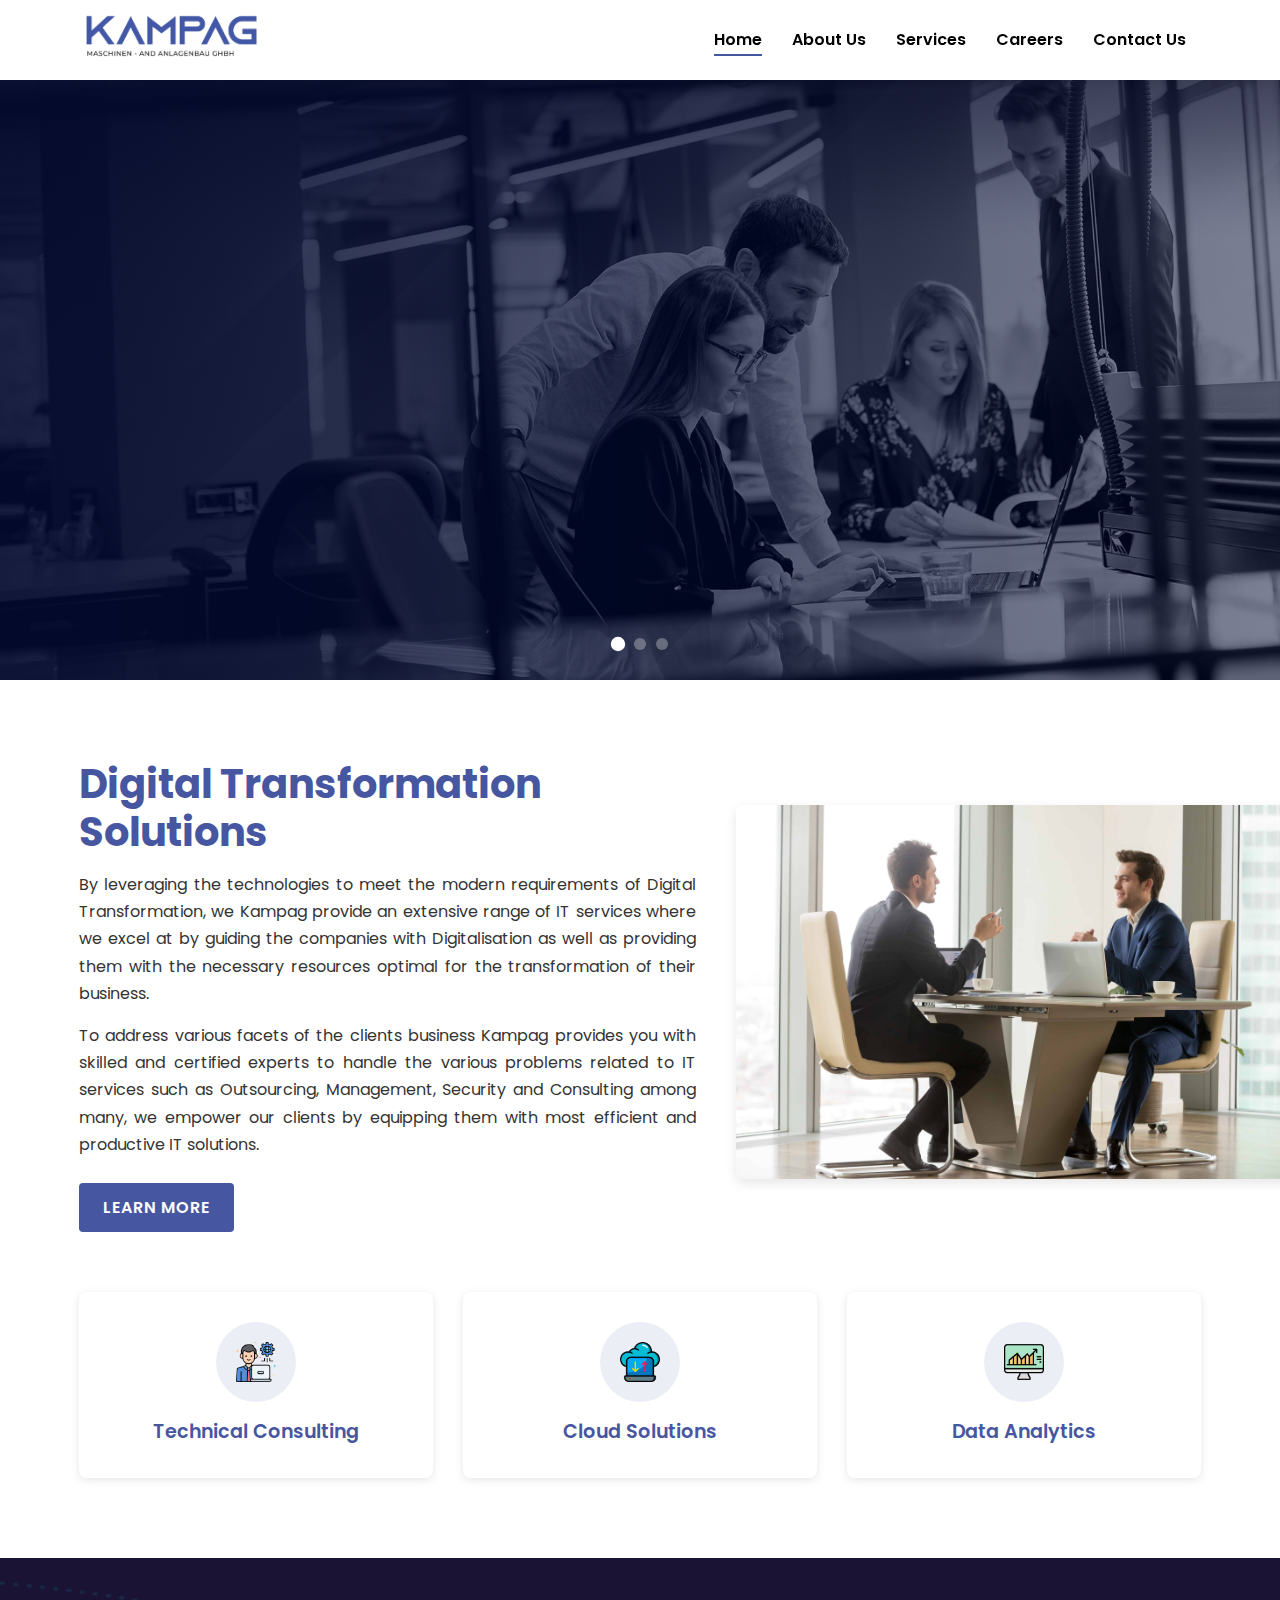
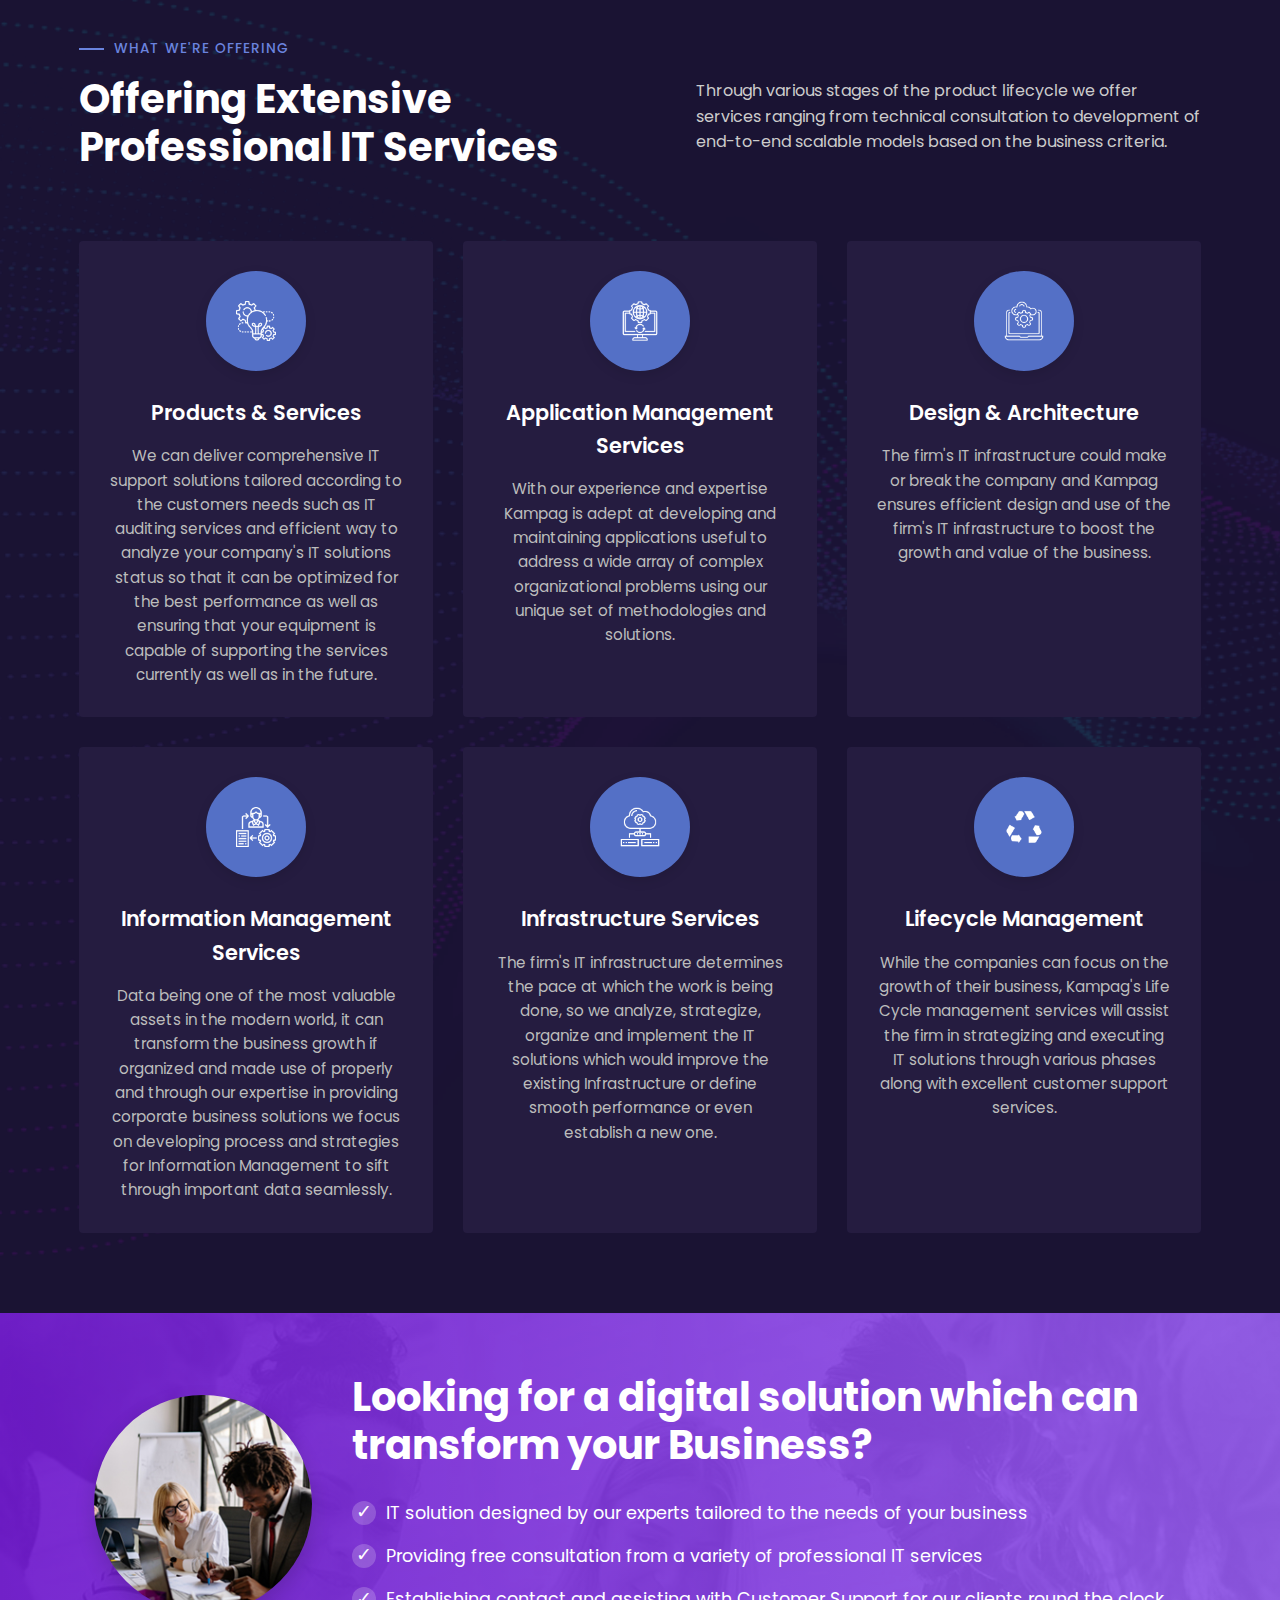
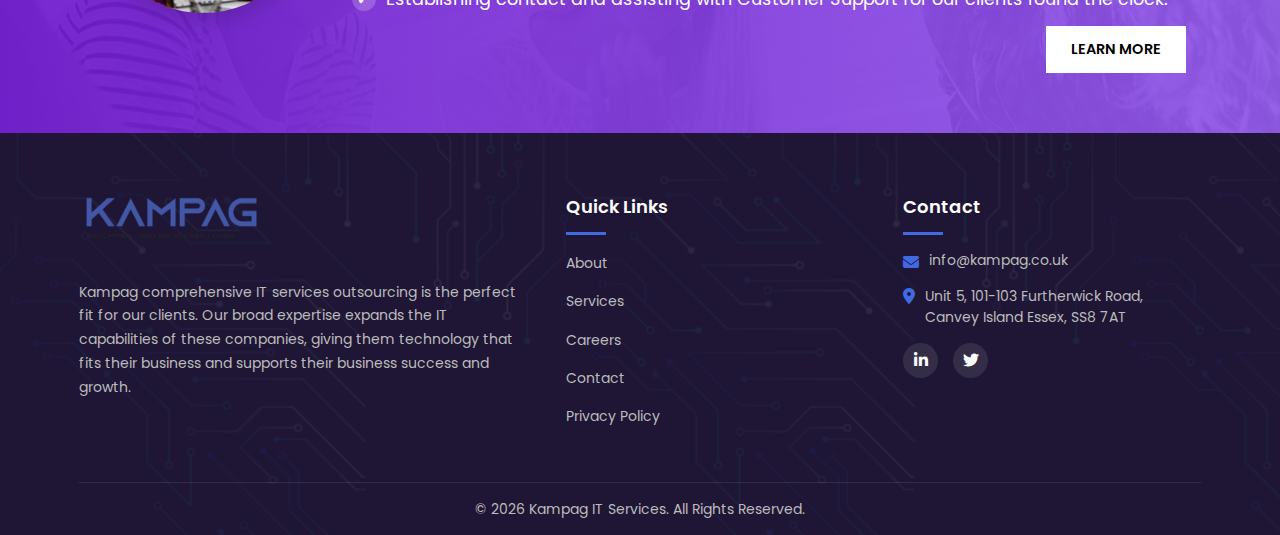
<file: index.html>
<!DOCTYPE html>
<html lang="en">
  <head>
    <meta charset="UTF-8" />
    <meta name="viewport" content="width=device-width, initial-scale=1.0" />
    <title>Kampag Comprehensive IT Services</title>

    <!-- SEO Meta Tags -->
    <meta
      name="description"
      content="Kampag Comprehensive IT Services offers tailored IT solutions, cloud services, data analytics, and digital transformation to enhance your business efficiency and growth."
    />
    <meta
      name="keywords"
      content="IT services, cloud solutions, data analytics, digital transformation, IT consulting, business technology"
    />
    <meta name="author" content="Kampag IT Services" />

    <!-- Open Graph meta tags for social sharing -->
    <meta property="og:title" content="Kampag Comprehensive IT Services" />
    <meta
      property="og:description"
      content="Professional IT services tailored to enhance your business efficiency and growth."
    />
    <meta property="og:image" content="images/kampog-Logo-01.png" />
    <meta property="og:url" content="https://kampag.co.uk" />
    <meta property="og:type" content="website" />

    <!-- Twitter Card meta tags -->
    <meta name="twitter:card" content="summary_large_image" />
    <meta name="twitter:title" content="Kampag Comprehensive IT Services" />
    <meta
      name="twitter:description"
      content="Professional IT services tailored to enhance your business efficiency and growth."
    />
    <meta name="twitter:image" content="images/kampog-Logo-01.png" />

    <!-- Canonical URL to prevent duplicate content issues -->
    <link rel="canonical" href="https://kampag.co.uk" />

    <!-- Google Fonts -->
    <link rel="preconnect" href="https://fonts.googleapis.com" />
    <link rel="preconnect" href="https://fonts.gstatic.com" crossorigin />
    <link
      href="https://fonts.googleapis.com/css2?family=Poppins:wght@300;400;500;600;700&display=swap"
      rel="stylesheet"
    />

    <!-- Stylesheets -->
    <link rel="stylesheet" href="css/style.css" />

    <!-- Font Awesome for icons -->
    <link
      rel="stylesheet"
      href="https://cdnjs.cloudflare.com/ajax/libs/font-awesome/6.4.0/css/all.min.css"
    />
  </head>
  <body>
    <header>
      <div class="container">
        <nav>
          <div class="logo">
            <a href="index.html">
              <img
                src="images/kampog-Logo-01.png"
                alt="Kampag Comprehensive IT Services"
              />
            </a>
          </div>
          <div class="nav-links">
            <ul>
              <li><a href="index.html" class="active">Home</a></li>
              <li><a href="about.html">About Us</a></li>
              <li><a href="services.html">Services</a></li>
              <li><a href="careers.html">Careers</a></li>
              <li><a href="contact.html">Contact Us</a></li>
            </ul>
          </div>
          <div
            class="hamburger"
            aria-expanded="false"
            aria-label="Toggle navigation menu"
          >
            <span></span>
            <span></span>
            <span></span>
          </div>
        </nav>
      </div>
    </header>

    <section class="hero-carousel">
      <div class="carousel-container">
        <!-- Slide 1 -->
        <div class="carousel-slide active">
          <div
            class="slide-background"
            style="background-image: url('images/bg-revslider-home2-03.jpg')"
          >
            <div class="slide-overlay"></div>
          </div>
          <div class="container">
            <div class="carousel-content">
              <div class="content-text">
                <h1 class="slide-title">IT Solutions<br />For Your Business</h1>
                <div class="slide-description">
                  <p>
                    Comprehensive IT services tailored to enhance<br />your
                    business efficiency and growth.
                  </p>
                </div>
                <div class="slide-cta">
                  <a href="contact.html" class="btn-primary">CONTACT US</a>
                  <a href="services.html" class="btn-secondary">LEARN MORE</a>
                </div>
              </div>
            </div>
          </div>
        </div>

        <!-- Slide 2 -->
        <div class="carousel-slide">
          <div
            class="slide-background"
            style="background-image: url('images/bg-revslider-home2-02.jpg')"
          >
            <div class="slide-overlay"></div>
          </div>
          <div class="container">
            <div class="carousel-content">
              <div class="content-text">
                <h1 class="slide-title">Expert Cloud<br />Solutions</h1>
                <div class="slide-description">
                  <p>
                    Maximize your potential with our secure and<br />scalable
                    cloud infrastructure services.
                  </p>
                </div>
                <div class="slide-cta">
                  <a href="contact.html" class="btn-primary">CONTACT US</a>
                  <a href="services.html" class="btn-secondary">LEARN MORE</a>
                </div>
              </div>
            </div>
          </div>
        </div>

        <!-- Slide 3 -->
        <div class="carousel-slide">
          <div
            class="slide-background"
            style="background-image: url('images/bg-revslider-home1-01.jpg')"
          >
            <div class="slide-overlay"></div>
          </div>
          <div class="container">
            <div class="carousel-content">
              <div class="content-text">
                <h1 class="slide-title">Digital<br />Transformation</h1>
                <div class="slide-description">
                  <p>
                    Empower your business with innovative digital<br />solutions
                    that drive sustainable growth.
                  </p>
                </div>
                <div class="slide-cta">
                  <a href="contact.html" class="btn-primary">CONTACT US</a>
                  <a href="services.html" class="btn-secondary">LEARN MORE</a>
                </div>
              </div>
            </div>
          </div>
        </div>

        <!-- Indicators -->
        <div class="carousel-controls">
          <div class="carousel-indicators">
            <button
              class="indicator active"
              aria-label="Go to slide 1"
            ></button>
            <button class="indicator" aria-label="Go to slide 2"></button>
            <button class="indicator" aria-label="Go to slide 3"></button>
          </div>
        </div>
      </div>
    </section>

    <!-- Digital Transformation Section -->
    <section class="digital-transformation">
      <div class="container">
        <div class="transformation-content">
          <div class="transformation-text">
            <h2>Digital Transformation Solutions</h2>
            <p class="text-justified">
              By leveraging the technologies to meet the modern requirements of
              Digital Transformation, we Kampag provide an extensive range of IT
              services where we excel at by guiding the companies with
              Digitalisation as well as providing them with the necessary
              resources optimal for the transformation of their business.
            </p>
            <p class="text-justified">
              To address various facets of the clients business Kampag provides
              you with skilled and certified experts to handle the various
              problems related to IT services such as Outsourcing, Management,
              Security and Consulting among many, we empower our clients by
              equipping them with most efficient and productive IT solutions.
            </p>
            <a href="services.html" class="btn">LEARN MORE</a>
          </div>
          <div class="transformation-image larger">
            <img
              src="images/successful-entrepreneurs-analyzing-perspectives-min-1-scaled.jpg"
              alt="IT Consultants discussing business transformation"
              loading="lazy"
            />
          </div>
        </div>

        <div class="service-categories">
          <div class="service-category">
            <div class="category-icon">
              <img
                src="images/consultant.png"
                alt="Technical Consulting Icon"
                loading="lazy"
              />
            </div>
            <h3>Technical Consulting</h3>
          </div>

          <div class="service-category">
            <div class="category-icon">
              <img
                src="images/laptop.png"
                alt="Cloud Solutions Icon"
                loading="lazy"
              />
            </div>
            <h3>Cloud Solutions</h3>
          </div>

          <div class="service-category">
            <div class="category-icon">
              <img
                src="images/stats.png"
                alt="Data Analytics Icon"
                loading="lazy"
              />
            </div>
            <h3>Data Analytics</h3>
          </div>
        </div>
      </div>
    </section>

    <!-- IT Services Section -->
    <section class="it-services" id="services">
      <div class="container">
        <!-- Left-aligned header structure -->
        <div class="services-intro">
          <div class="services-intro-left">
            <div class="services-header">
              <h2 class="subtitle">
                <span class="underlined"></span>What We're Offering
              </h2>
              <h3 class="title">Offering Extensive Professional IT Services</h3>
            </div>
          </div>

          <div class="services-intro-right">
            <p class="header-description">
              Through various stages of the product lifecycle we offer services
              ranging from technical consultation to development of end-to-end
              scalable models based on the business criteria.
            </p>
          </div>
        </div>

        <div class="services-grid">
          <!-- Service Card 1 -->
          <div class="service-item">
            <div class="service-icon">
              <img
                src="images/lightbulb.png"
                alt="Products & Services Icon"
                loading="lazy"
              />
            </div>
            <h3>Products & Services</h3>
            <p>
              We can deliver comprehensive IT support solutions tailored
              according to the customers needs such as IT auditing services and
              efficient way to analyze your company's IT solutions status so
              that it can be optimized for the best performance as well as
              ensuring that your equipment is capable of supporting the services
              currently as well as in the future.
            </p>
          </div>

          <!-- Service Card 2 -->
          <div class="service-item">
            <div class="service-icon">
              <img
                src="images/internet-service.png"
                alt="Application Management Services Icon"
                loading="lazy"
              />
            </div>
            <h3>Application Management Services</h3>
            <p>
              With our experience and expertise Kampag is adept at developing
              and maintaining applications useful to address a wide array of
              complex organizational problems using our unique set of
              methodologies and solutions.
            </p>
          </div>

          <!-- Service Card 3 -->
          <div class="service-item">
            <div class="service-icon">
              <img
                src="images/gear.png"
                alt="Design & Architecture Icon"
                loading="lazy"
              />
            </div>
            <h3>Design & Architecture</h3>
            <p>
              The firm's IT infrastructure could make or break the company and
              Kampag ensures efficient design and use of the firm's IT
              infrastructure to boost the growth and value of the business.
            </p>
          </div>

          <!-- Service Card 4 -->
          <div class="service-item">
            <div class="service-icon">
              <img
                src="images/process.png"
                alt="Information Management Services Icon"
                loading="lazy"
              />
            </div>
            <h3>Information Management Services</h3>
            <p>
              Data being one of the most valuable assets in the modern world, it
              can transform the business growth if organized and made use of
              properly and through our expertise in providing corporate business
              solutions we focus on developing process and strategies for
              Information Management to sift through important data seamlessly.
            </p>
          </div>

          <!-- Service Card 5 -->
          <div class="service-item">
            <div class="service-icon">
              <img
                src="images/infrastructure.png"
                alt="Infrastructure Services Icon"
                loading="lazy"
              />
            </div>
            <h3>Infrastructure Services</h3>
            <p>
              The firm's IT infrastructure determines the pace at which the work
              is being done, so we analyze, strategize, organize and implement
              the IT solutions which would improve the existing Infrastructure
              or define smooth performance or even establish a new one.
            </p>
          </div>

          <!-- Service Card 6 -->
          <div class="service-item">
            <div class="service-icon">
              <img
                src="images/recycle.png"
                alt="Lifecycle Management Icon"
                loading="lazy"
              />
            </div>
            <h3>Lifecycle Management</h3>
            <p>
              While the companies can focus on the growth of their business,
              Kampag's Life Cycle management services will assist the firm in
              strategizing and executing IT solutions through various phases
              along with excellent customer support services.
            </p>
          </div>
        </div>
      </div>
    </section>

    <!-- Business Solution Call-to-Action Section -->
    <section class="business-solution">
      <div class="container">
        <div class="solution-content">
          <div class="solution-image">
            <img
              src="images/service1-02.jpg"
              alt="Business meeting with IT consultants"
              loading="lazy"
            />
          </div>
          <div class="solution-text">
            <h2>
              Looking for a digital solution which can transform your Business?
            </h2>
            <ul class="solution-features">
              <li>
                <span class="check-icon">✓</span> IT solution designed by our
                experts tailored to the needs of your business
              </li>
              <li>
                <span class="check-icon">✓</span> Providing free consultation
                from a variety of professional IT services
              </li>
              <li>
                <span class="check-icon">✓</span> Establishing contact and
                assisting with Customer Support for our clients round the clock.
              </li>
            </ul>
          </div>
          <div class="cta-button-container">
            <a href="contact.html" class="btn-learn-more">LEARN MORE</a>
          </div>
        </div>
      </div>
    </section>

    <footer>
      <div class="container">
        <div class="footer-content">
          <div class="footer-info">
            <div class="footer-logo">
              <img
                src="images/kampog-Logo-01.png"
                alt="Kampag comprehensive IT services"
                loading="lazy"
              />
            </div>
            <p>
              Kampag comprehensive IT services outsourcing is the perfect fit
              for our clients. Our broad expertise expands the IT capabilities
              of these companies, giving them technology that fits their
              business and supports their business success and growth.
            </p>
          </div>

          <div class="footer-links">
            <h3>Quick Links</h3>
            <div class="underline"></div>
            <ul>
              <li><a href="about.html">About</a></li>
              <li><a href="services.html">Services</a></li>
              <li><a href="careers.html">Careers</a></li>
              <li><a href="contact.html">Contact</a></li>
              <li><a href="privacy-policy.html">Privacy Policy</a></li>
            </ul>
          </div>

          <div class="footer-contact">
            <h3>Contact</h3>
            <div class="underline"></div>
            <div class="contact-item">
              <i class="fas fa-envelope"></i>
              <p><a href="mailto:info@kampag.co.uk">info@kampag.co.uk</a></p>
            </div>
            <div class="contact-item">
              <i class="fas fa-map-marker-alt"></i>
              <p>
                <a
                  href="https://maps.google.com/?q=Unit 5, 101-103 Furtherwick Road, Canvey Island Essex, SS8 7AT"
                  target="_blank"
                >
                  Unit 5, 101-103 Furtherwick Road, Canvey Island Essex, SS8 7AT
                </a>
              </p>
            </div>
            <div class="social-icons">
              <a href="#" aria-label="LinkedIn"
                ><i class="fab fa-linkedin-in"></i
              ></a>
              <a href="#" aria-label="Twitter"
                ><i class="fab fa-twitter"></i
              ></a>
            </div>
          </div>
        </div>

        <div class="copyright">
          <p>
            &copy;
            <script>
              document.write(new Date().getFullYear());
            </script>
            Kampag IT Services. All Rights Reserved.
          </p>
        </div>
      </div>
    </footer>

    <!-- Back to top button -->
    <a href="#" class="back-to-top" id="backToTop" aria-label="Back to top">
      <i class="fas fa-arrow-up"></i>
    </a>

    <!-- Schema.org structured data -->
    <script type="application/ld+json">
      {
        "@context": "https://schema.org",
        "@type": "ProfessionalService",
        "name": "Kampag IT Services",
        "image": "images/kampog-Logo-01.png",
        "url": "https://kampag.co.uk",
        "address": {
          "@type": "PostalAddress",
          "streetAddress": "Unit 5, 101-103 Furtherwick Road",
          "addressLocality": "Canvey Island",
          "addressRegion": "Essex",
          "postalCode": "SS8 7AT",
          "addressCountry": "UK"
        },
        "email": "info@kampag.co.uk",
        "openingHoursSpecification": {
          "@type": "OpeningHoursSpecification",
          "dayOfWeek": ["Monday", "Tuesday", "Wednesday", "Thursday", "Friday"],
          "opens": "09:00",
          "closes": "17:00"
        },
        "sameAs": ["https://www.linkedin.com/company/kampag"],
        "description": "Kampag comprehensive IT services outsourcing is the perfect fit for our clients. Our broad expertise expands the IT capabilities of these companies, giving them technology that fits their business and supports their business success and growth.",
        "serviceType": [
          "Technical Consulting",
          "Cloud Solutions",
          "Data Analytics",
          "Application Management",
          "Infrastructure Services",
          "Information Management"
        ]
      }
    </script>

    <!-- Main JavaScript -->
    <script src="js/main.js"></script>

    <!-- Lazy loading fallback for older browsers -->
    <script>
      if (!("loading" in HTMLImageElement.prototype)) {
        console.log("Native lazy loading not supported");
        // Fallback lazy loading would be implemented here
      }
    </script>
  </body>
</html>
</file>
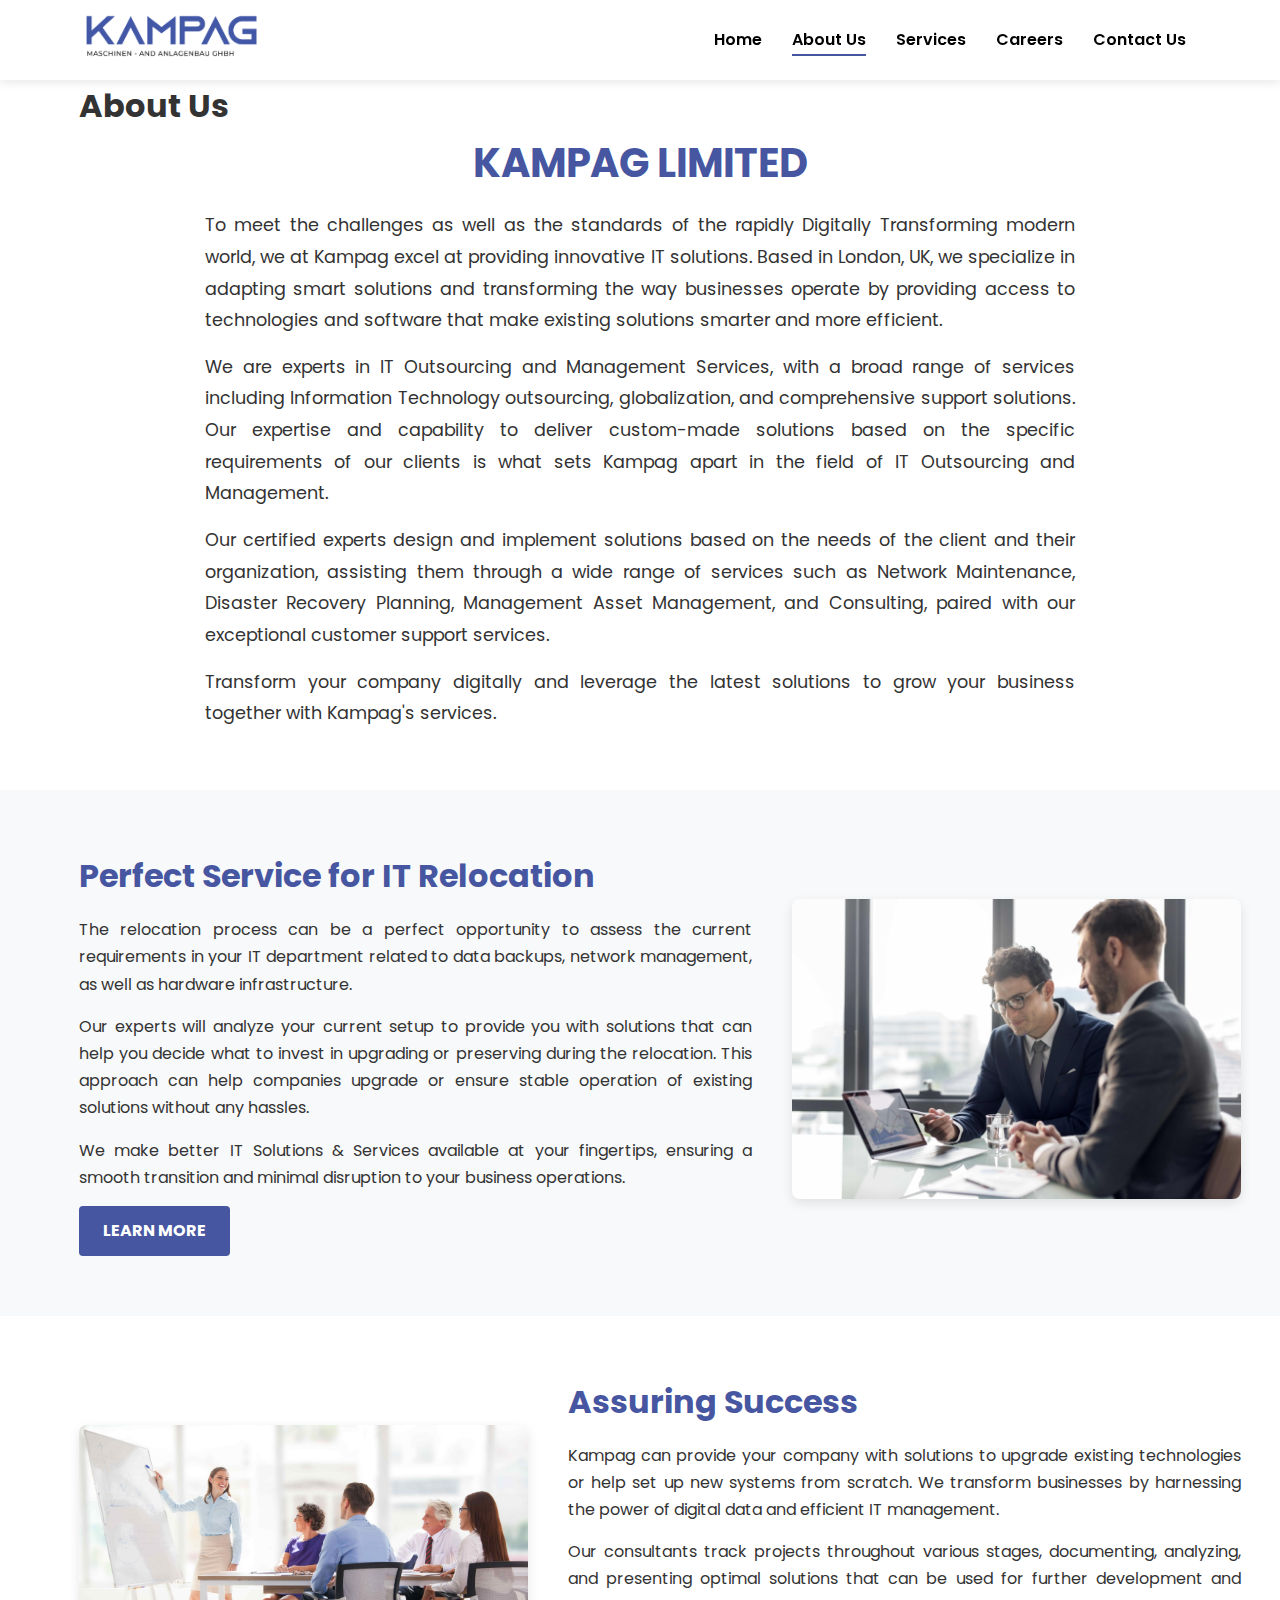
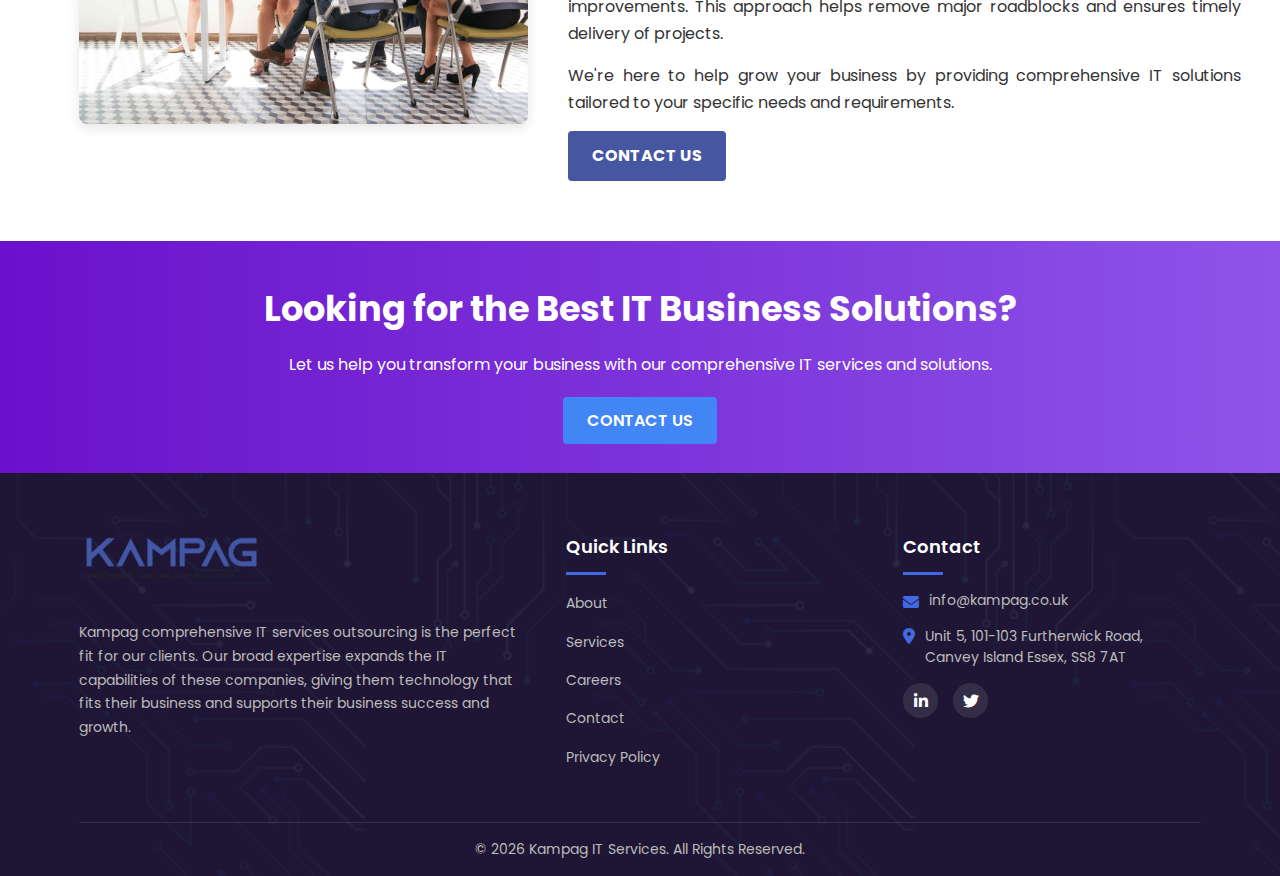
<file: about.html>
<!DOCTYPE html>
<html lang="en">
  <head>
    <meta charset="UTF-8" />
    <meta name="viewport" content="width=device-width, initial-scale=1.0" />
    <title>About Us - Kampag Comprehensive IT Services</title>

    <!-- SEO Meta Tags -->
    <meta
      name="description"
      content="Learn about Kampag IT Services, our mission, and our commitment to providing top-tier IT solutions to transform and enhance your business."
    />
    <meta
      name="keywords"
      content="about kampag, it services company, digital transformation, IT outsourcing, IT management, business solutions"
    />
    <meta name="author" content="Kampag IT Services" />

    <!-- Open Graph meta tags for social sharing -->
    <meta property="og:title" content="About Kampag IT Services" />
    <meta
      property="og:description"
      content="Learn about our mission to provide comprehensive IT solutions that transform businesses in the digital age."
    />
    <meta property="og:image" content="images/kampog-Logo-01.png" />
    <meta property="og:url" content="https://kampag.co.uk/about.html" />
    <meta property="og:type" content="website" />

    <!-- Twitter Card meta tags -->
    <meta name="twitter:card" content="summary_large_image" />
    <meta name="twitter:title" content="About Kampag IT Services" />
    <meta
      name="twitter:description"
      content="Learn about our mission to provide comprehensive IT solutions that transform businesses in the digital age."
    />
    <meta name="twitter:image" content="images/kampog-Logo-01.png" />

    <!-- Canonical URL to prevent duplicate content issues -->
    <link rel="canonical" href="https://kampag.co.uk/about.html" />

    <!-- Google Fonts -->
    <link rel="preconnect" href="https://fonts.googleapis.com" />
    <link rel="preconnect" href="https://fonts.gstatic.com" crossorigin />
    <link
      href="https://fonts.googleapis.com/css2?family=Poppins:wght@300;400;500;600;700&display=swap"
      rel="stylesheet"
    />

    <!-- Stylesheets -->
    <link rel="stylesheet" href="css/style.css" />

    <!-- Font Awesome for icons -->
    <link
      rel="stylesheet"
      href="https://cdnjs.cloudflare.com/ajax/libs/font-awesome/6.4.0/css/all.min.css"
    />

    <style>
      /* Additional styling for about page */
      .about-section {
        padding: var(--spacing-3xl) 0;
      }

      .about-intro {
        margin-bottom: var(--spacing-2xl);
      }

      .about-intro .container {
        max-width: 900px;
      }

      .about-intro h2 {
        font-size: 2.5rem;
        color: var(--primary-color);
        margin-bottom: var(--spacing-md);
        text-align: center;
      }

      .about-intro p {
        font-size: 1.1rem;
        line-height: 1.8;
        margin-bottom: var(--spacing-md);
        text-align: justify;
      }

      .company-mission {
        background-color: var(--bg-light);
        padding: var(--spacing-2xl) 0;
      }

      .mission-content {
        display: flex;
        align-items: center;
        gap: var(--spacing-xl);
      }

      .mission-text {
        flex: 0 0 60%;
      }

      .mission-text h2 {
        font-size: 2rem;
        color: var(--primary-color);
        margin-bottom: var(--spacing-md);
      }

      .mission-text p {
        line-height: 1.7;
        margin-bottom: var(--spacing-md);
      }

      .mission-image {
        flex: 0 0 40%;
      }

      .mission-image img {
        border-radius: var(--radius-md);
        box-shadow: var(--shadow-md);
        width: 100%;
      }

      .service-highlight {
        padding: var(--spacing-2xl) 0;
      }

      .highlight-container {
        display: flex;
        align-items: center;
        gap: var(--spacing-xl);
      }

      .highlight-image {
        flex: 0 0 40%;
      }

      .highlight-image img {
        border-radius: var(--radius-md);
        box-shadow: var(--shadow-md);
        width: 100%;
      }

      .highlight-text {
        flex: 0 0 60%;
      }

      .highlight-text h2 {
        font-size: 2rem;
        color: var(--primary-color);
        margin-bottom: var(--spacing-md);
      }

      .highlight-text p {
        line-height: 1.7;
        margin-bottom: var(--spacing-md);
      }

      .cta-section {
        background: linear-gradient(90deg, #6a11cb 0%, #8e54e9 100%);
        color: white;
        padding: var(--spacing-xl) 0;
        text-align: center;
      }

      .cta-section h2 {
        font-size: 2.2rem;
        margin-bottom: var(--spacing-md);
      }

      .cta-section .btn-primary {
        margin-top: var(--spacing-md);
      }

      @media (max-width: 992px) {
        .mission-content,
        .highlight-container {
          flex-direction: column;
        }

        .mission-text,
        .highlight-text,
        .mission-image,
        .highlight-image {
          flex: 0 0 100%;
        }

        .mission-image,
        .highlight-image {
          order: -1;
          margin-bottom: var(--spacing-lg);
        }
      }
    </style>
  </head>
  <body>
    <header>
      <div class="container">
        <nav>
          <div class="logo">
            <a href="index.html">
              <img
                src="images/kampog-Logo-01.png"
                alt="Kampag Comprehensive IT Services"
              />
            </a>
          </div>
          <div class="nav-links">
            <ul>
              <li><a href="index.html">Home</a></li>
              <li><a href="about.html" class="active">About Us</a></li>
              <li><a href="services.html">Services</a></li>
              <li><a href="careers.html">Careers</a></li>
              <li><a href="contact.html">Contact Us</a></li>
            </ul>
          </div>
          <div
            class="hamburger"
            aria-expanded="false"
            aria-label="Toggle navigation menu"
          >
            <span></span>
            <span></span>
            <span></span>
          </div>
        </nav>
      </div>
    </header>

    <!-- Page Banner -->
    <section class="page-banner" style="margin-top: 80px">
      <div class="banner-overlay"></div>
      <div class="container">
        <div class="banner-content">
          <h1>About Us</h1>
        </div>
      </div>
    </section>

    <!-- About Intro Section -->
    <section class="about-intro">
      <div class="container">
        <h2>KAMPAG LIMITED</h2>
        <p class="text-justified">
          To meet the challenges as well as the standards of the rapidly
          Digitally Transforming modern world, we at Kampag excel at providing
          innovative IT solutions. Based in London, UK, we specialize in
          adapting smart solutions and transforming the way businesses operate
          by providing access to technologies and software that make existing
          solutions smarter and more efficient.
        </p>
        <p class="text-justified">
          We are experts in IT Outsourcing and Management Services, with a broad
          range of services including Information Technology outsourcing,
          globalization, and comprehensive support solutions. Our expertise and
          capability to deliver custom-made solutions based on the specific
          requirements of our clients is what sets Kampag apart in the field of
          IT Outsourcing and Management.
        </p>
        <p class="text-justified">
          Our certified experts design and implement solutions based on the
          needs of the client and their organization, assisting them through a
          wide range of services such as Network Maintenance, Disaster Recovery
          Planning, Management Asset Management, and Consulting, paired with our
          exceptional customer support services.
        </p>
        <p class="text-justified">
          Transform your company digitally and leverage the latest solutions to
          grow your business together with Kampag's services.
        </p>
      </div>
    </section>

    <!-- Company Mission Section -->
    <section class="company-mission">
      <div class="container">
        <div class="mission-content">
          <div class="mission-text">
            <h2>Perfect Service for IT Relocation</h2>
            <p class="text-justified">
              The relocation process can be a perfect opportunity to assess the
              current requirements in your IT department related to data
              backups, network management, as well as hardware infrastructure.
            </p>
            <p class="text-justified">
              Our experts will analyze your current setup to provide you with
              solutions that can help you decide what to invest in upgrading or
              preserving during the relocation. This approach can help companies
              upgrade or ensure stable operation of existing solutions without
              any hassles.
            </p>
            <p class="text-justified">
              We make better IT Solutions & Services available at your
              fingertips, ensuring a smooth transition and minimal disruption to
              your business operations.
            </p>
            <a href="services.html" class="btn">LEARN MORE</a>
          </div>
          <div class="mission-image">
            <img
              src="images/business-brainstorming-graph-chart-report-data-concept-min.jpg"
              alt="IT Relocation Services"
              loading="lazy"
            />
          </div>
        </div>
      </div>
    </section>

    <!-- Service Highlight Section -->
    <section class="service-highlight">
      <div class="container">
        <div class="highlight-container">
          <div class="highlight-image">
            <img
              src="images/meeting-mature-office-showing-presenter-min.jpg"
              alt="IT Solutions and Services"
              loading="lazy"
            />
          </div>
          <div class="highlight-text">
            <h2>Assuring Success</h2>
            <p class="text-justified">
              Kampag can provide your company with solutions to upgrade existing
              technologies or help set up new systems from scratch. We transform
              businesses by harnessing the power of digital data and efficient
              IT management.
            </p>
            <p class="text-justified">
              Our consultants track projects throughout various stages,
              documenting, analyzing, and presenting optimal solutions that can
              be used for further development and improvements. This approach
              helps remove major roadblocks and ensures timely delivery of
              projects.
            </p>
            <p class="text-justified">
              We're here to help grow your business by providing comprehensive
              IT solutions tailored to your specific needs and requirements.
            </p>
            <a href="contact.html" class="btn">CONTACT US</a>
          </div>
        </div>
      </div>
    </section>

    <!-- Call to Action Section -->
    <section class="cta-section">
      <div class="container">
        <h2>Looking for the Best IT Business Solutions?</h2>
        <p>
          Let us help you transform your business with our comprehensive IT
          services and solutions.
        </p>
        <div style="margin-top: 30px">
          <a href="contact.html" class="btn-primary">CONTACT US</a>
        </div>
      </div>
    </section>

    <footer>
      <div class="container">
        <div class="footer-content">
          <div class="footer-info">
            <div class="footer-logo">
              <img
                src="images/kampog-Logo-01.png"
                alt="Kampag comprehensive IT services"
                loading="lazy"
              />
            </div>
            <p>
              Kampag comprehensive IT services outsourcing is the perfect fit
              for our clients. Our broad expertise expands the IT capabilities
              of these companies, giving them technology that fits their
              business and supports their business success and growth.
            </p>
          </div>

          <div class="footer-links">
            <h3>Quick Links</h3>
            <div class="underline"></div>
            <ul>
              <li><a href="about.html">About</a></li>
              <li><a href="services.html">Services</a></li>
              <li><a href="careers.html">Careers</a></li>
              <li><a href="contact.html">Contact</a></li>
              <li><a href="privacy-policy.html">Privacy Policy</a></li>
            </ul>
          </div>

          <div class="footer-contact">
            <h3>Contact</h3>
            <div class="underline"></div>
            <div class="contact-item">
              <i class="fas fa-envelope"></i>
              <p><a href="mailto:info@kampag.co.uk">info@kampag.co.uk</a></p>
            </div>
            <div class="contact-item">
              <i class="fas fa-map-marker-alt"></i>
              <p>
                <a
                  href="https://maps.google.com/?q=Unit 5, 101-103 Furtherwick Road, Canvey Island Essex, SS8 7AT"
                  target="_blank"
                >
                  Unit 5, 101-103 Furtherwick Road, Canvey Island Essex, SS8 7AT
                </a>
              </p>
            </div>
            <div class="social-icons">
              <a href="#" aria-label="LinkedIn"
                ><i class="fab fa-linkedin-in"></i
              ></a>
              <a href="#" aria-label="Twitter"
                ><i class="fab fa-twitter"></i
              ></a>
            </div>
          </div>
        </div>

        <div class="copyright">
          <p>
            &copy;
            <script>
              document.write(new Date().getFullYear());
            </script>
            Kampag IT Services. All Rights Reserved.
          </p>
        </div>
      </div>
    </footer>

    <!-- Back to top button -->
    <a href="#" class="back-to-top" id="backToTop" aria-label="Back to top">
      <i class="fas fa-arrow-up"></i>
    </a>

    <!-- Schema.org structured data -->
    <script type="application/ld+json">
      {
        "@context": "https://schema.org",
        "@type": "AboutPage",
        "mainEntityOfPage": {
          "@type": "WebPage",
          "@id": "https://kampag.co.uk/about.html"
        },
        "headline": "About Kampag IT Services",
        "description": "Learn about Kampag IT Services, our mission, and our commitment to providing top-tier IT solutions to transform and enhance your business.",
        "publisher": {
          "@type": "Organization",
          "name": "Kampag IT Services",
          "logo": {
            "@type": "ImageObject",
            "url": "images/kampog-Logo-01.png"
          }
        }
      }
    </script>

    <!-- Main JavaScript -->
    <script src="js/main.js"></script>
  </body>
</html>
</file>
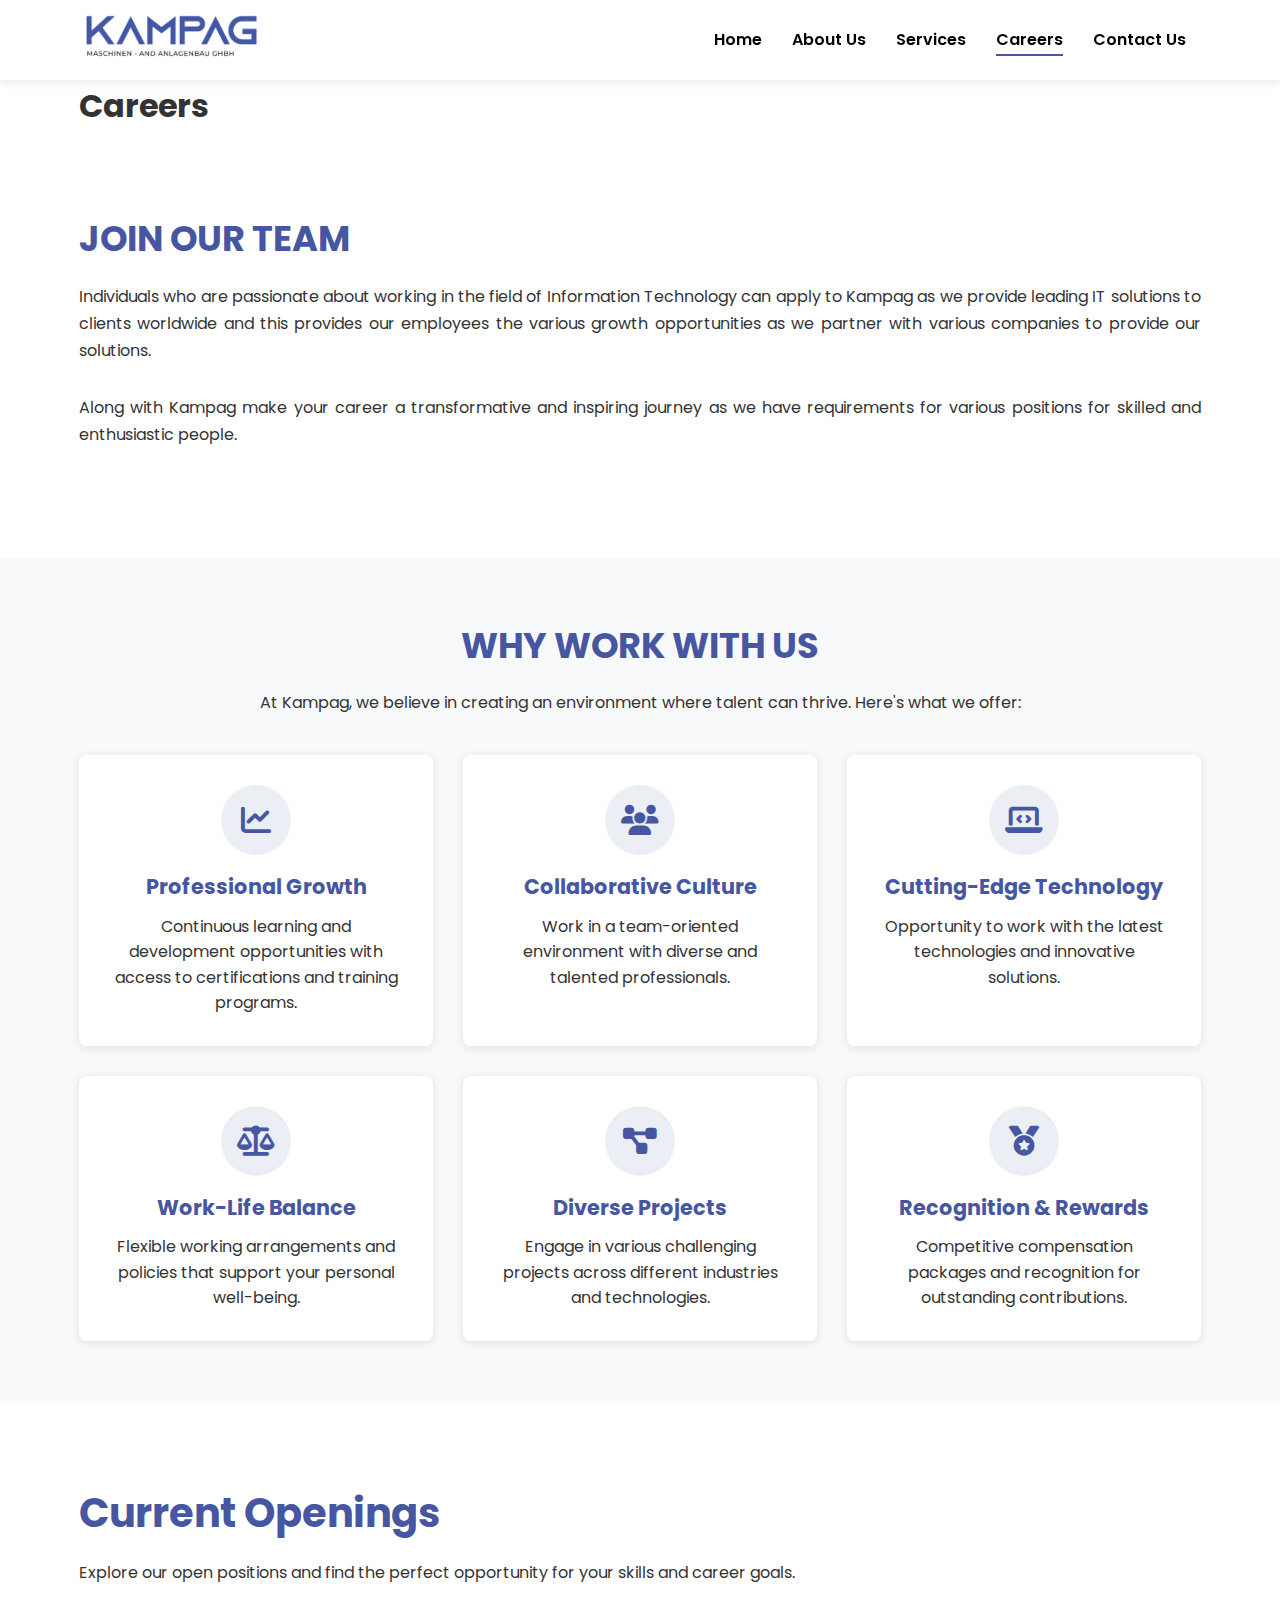
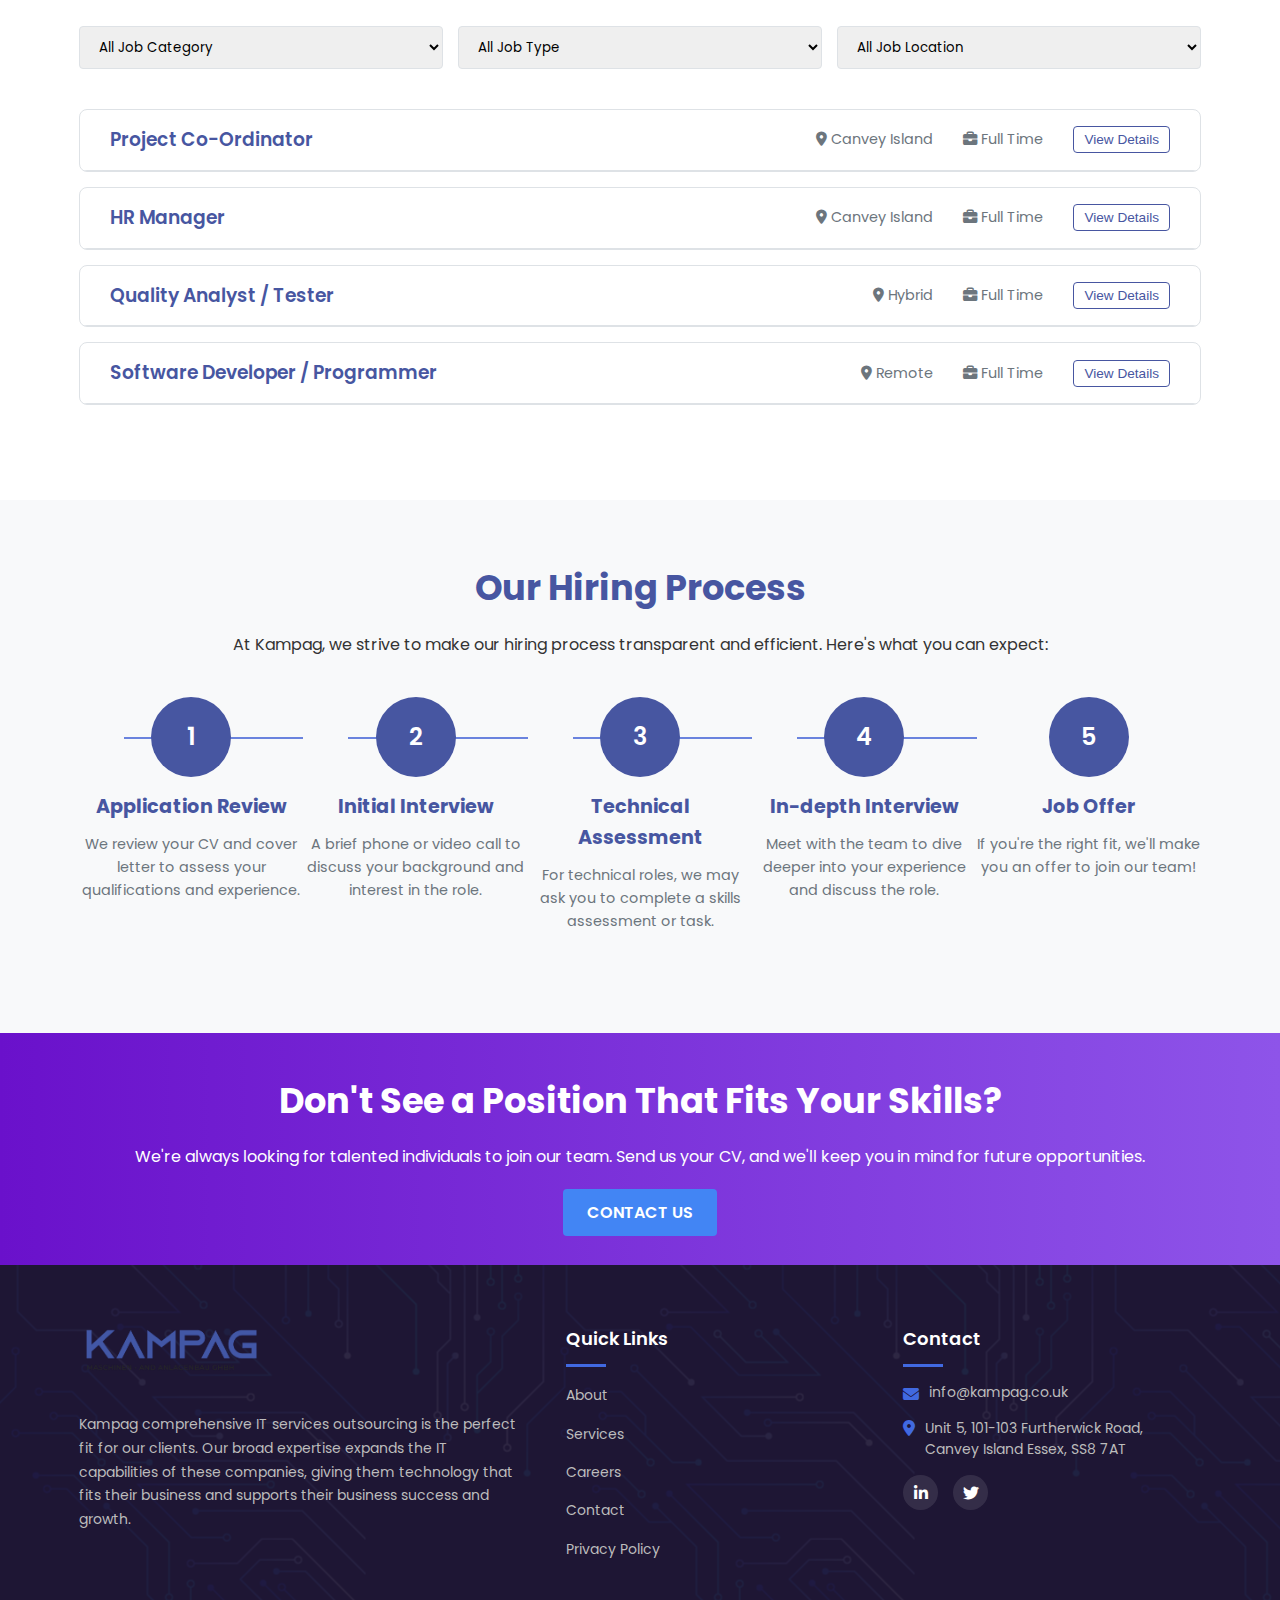
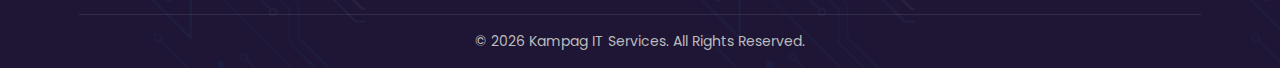
<file: careers.html>
<!DOCTYPE html>
<html lang="en">
  <head>
    <meta charset="UTF-8" />
    <meta name="viewport" content="width=device-width, initial-scale=1.0" />
    <title>Careers - Kampag Comprehensive IT Services</title>

    <!-- SEO Meta Tags -->
    <meta
      name="description"
      content="Join our team at Kampag IT Services. Explore career opportunities in technical consulting, cloud solutions, data analytics, and more."
    />
    <meta
      name="keywords"
      content="IT careers, tech jobs, IT employment, software jobs, cloud computing careers, data analytics jobs"
    />
    <meta name="author" content="Kampag IT Services" />

    <!-- Open Graph meta tags for social sharing -->
    <meta property="og:title" content="Careers at Kampag IT Services" />
    <meta
      property="og:description"
      content="Join our team and build your career with Kampag IT Services. Explore exciting opportunities in the IT sector."
    />
    <meta property="og:image" content="images/kampog-Logo-01.png" />
    <meta property="og:url" content="https://kampag.co.uk/careers.html" />
    <meta property="og:type" content="website" />

    <!-- Twitter Card meta tags -->
    <meta name="twitter:card" content="summary_large_image" />
    <meta name="twitter:title" content="Careers at Kampag IT Services" />
    <meta
      name="twitter:description"
      content="Join our team and build your career with Kampag IT Services. Explore exciting opportunities in the IT sector."
    />
    <meta name="twitter:image" content="images/kampog-Logo-01.png" />

    <!-- Canonical URL to prevent duplicate content issues -->
    <link rel="canonical" href="https://kampag.co.uk/careers.html" />

    <!-- Google Fonts -->
    <link rel="preconnect" href="https://fonts.googleapis.com" />
    <link rel="preconnect" href="https://fonts.gstatic.com" crossorigin />
    <link
      href="https://fonts.googleapis.com/css2?family=Poppins:wght@300;400;500;600;700&display=swap"
      rel="stylesheet"
    />

    <!-- Stylesheets -->
    <link rel="stylesheet" href="css/style.css" />

    <!-- Font Awesome for icons -->
    <link
      rel="stylesheet"
      href="https://cdnjs.cloudflare.com/ajax/libs/font-awesome/6.4.0/css/all.min.css"
    />

    <style>
      /* Modal Styles */
      .modal {
        display: none;
        position: fixed;
        z-index: 1100;
        left: 0;
        top: 0;
        width: 100%;
        height: 100%;
        overflow: auto;
        background-color: rgba(0, 0, 0, 0.5);
      }

      .modal-content {
        background-color: white;
        margin: 10% auto;
        padding: var(--spacing-xl);
        border-radius: var(--radius-md);
        width: 90%;
        max-width: 600px;
        position: relative;
        box-shadow: var(--shadow-lg);
        animation: modalFade 0.3s ease-in-out;
      }

      @keyframes modalFade {
        from {
          opacity: 0;
          transform: translateY(-20px);
        }
        to {
          opacity: 1;
          transform: translateY(0);
        }
      }

      .close-modal {
        position: absolute;
        right: 20px;
        top: 15px;
        font-size: 24px;
        font-weight: bold;
        color: var(--gray-color);
        cursor: pointer;
        transition: var(--transition);
      }

      .close-modal:hover {
        color: var(--primary-color);
      }

      #applicationModal h2 {
        color: var(--primary-color);
        margin-bottom: var(--spacing-lg);
        font-size: 1.8rem;
      }

      #applicationForm .form-group {
        margin-bottom: var(--spacing-md);
      }

      #applicationForm label {
        display: block;
        margin-bottom: 8px;
        font-weight: 500;
      }

      #applicationForm input[type="text"],
      #applicationForm input[type="email"],
      #applicationForm input[type="tel"],
      #applicationForm textarea {
        width: 100%;
        padding: 10px 15px;
        border: 1px solid var(--border-color);
        border-radius: var(--radius-sm);
        font-family: inherit;
        font-size: 1rem;
        transition: var(--transition);
      }

      #applicationForm input[type="file"] {
        width: 100%;
        padding: 10px 0;
      }

      #applicationForm input:focus,
      #applicationForm textarea:focus {
        border-color: var(--primary-color);
        box-shadow: 0 0 0 3px rgba(71, 86, 161, 0.2);
        outline: none;
      }

      .submit-application {
        background-color: var(--primary-color);
        color: white;
        border: none;
        padding: 12px 30px;
        font-size: 1rem;
        font-weight: 600;
        border-radius: var(--radius-sm);
        cursor: pointer;
        transition: var(--transition);
        display: block;
        width: 100%;
        margin-top: var(--spacing-md);
      }

      .submit-application:hover {
        background-color: var(--primary-dark);
        transform: translateY(-3px);
        box-shadow: var(--shadow-md);
      }

      /* Lock scrolling when modal is open */
      body.modal-open {
        overflow: hidden;
      }

      .job-apply {
        display: inline-block;
        background-color: var(--primary-color);
        color: white;
        padding: 10px 20px;
        font-weight: 600;
        border-radius: var(--radius-sm);
        margin-top: var(--spacing-md);
        transition: var(--transition);
        border: none;
        cursor: pointer;
      }

      .job-apply:hover {
        background-color: var(--primary-dark);
        transform: translateY(-3px);
        box-shadow: var(--shadow-sm);
      }

      .input-error {
        border-color: #dc3545 !important;
      }

      .error-message {
        color: #dc3545;
        font-size: 0.85rem;
        margin-top: 5px;
      }

      /* Additional styling for careers page */
      .careers-intro {
        padding: var(--spacing-3xl) 0;
        background-color: white;
      }

      .careers-intro h2 {
        font-size: 2.2rem;
        color: var(--primary-color);
        margin-bottom: var(--spacing-md);
        font-weight: 700;
      }

      .careers-intro p {
        line-height: 1.7;
        margin-bottom: var(--spacing-lg);
        text-align: justify;
      }

      .careers-benefits {
        background-color: var(--bg-light);
        padding: var(--spacing-2xl) 0;
      }

      .benefits-header {
        text-align: center;
        margin-bottom: var(--spacing-xl);
      }

      .benefits-header h2 {
        font-size: 2.2rem;
        color: var(--primary-color);
        margin-bottom: var(--spacing-md);
      }

      .benefits-grid {
        display: grid;
        grid-template-columns: repeat(3, 1fr);
        gap: var(--spacing-lg);
      }

      .benefit-item {
        background-color: white;
        padding: var(--spacing-lg);
        border-radius: var(--radius-md);
        box-shadow: var(--shadow-sm);
        text-align: center;
        transition: var(--transition);
      }

      .benefit-item:hover {
        transform: translateY(-10px);
        box-shadow: var(--shadow-lg);
      }

      .benefit-icon {
        width: 70px;
        height: 70px;
        background-color: rgba(71, 86, 161, 0.1);
        border-radius: var(--radius-full);
        margin: 0 auto var(--spacing-md);
        display: flex;
        align-items: center;
        justify-content: center;
      }

      .benefit-icon i {
        font-size: 30px;
        color: var(--primary-color);
      }

      .benefit-item h3 {
        font-size: 1.3rem;
        color: var(--primary-color);
        margin-bottom: var(--spacing-sm);
      }

      .job-listings {
        padding: var(--spacing-3xl) 0;
      }

      .job-listings-header {
        margin-bottom: var(--spacing-xl);
      }

      .job-listings-header h2 {
        font-size: 2.5rem;
        color: var(--primary-color);
        margin-bottom: var(--spacing-md);
        font-weight: 700;
      }

      .job-filters {
        display: flex;
        gap: var(--spacing-md);
        margin-bottom: var(--spacing-xl);
      }

      .filter-select {
        flex: 1;
        padding: var(--spacing-sm) var(--spacing-md);
        border: 1px solid var(--border-color);
        border-radius: var(--radius-sm);
        font-family: var(--font-primary);
        cursor: pointer;
      }

      .job-item {
        border: 1px solid var(--border-color);
        border-radius: var(--radius-md);
        margin-bottom: var(--spacing-md);
        overflow: hidden;
        transition: var(--transition);
      }

      .job-item:hover {
        box-shadow: var(--shadow-md);
        border-color: var(--primary-color);
      }

      .job-title {
        padding: var(--spacing-md) var(--spacing-lg);
        border-bottom: 1px solid var(--border-color);
        display: flex;
        justify-content: space-between;
        align-items: center;
      }

      .job-title h3 {
        color: var(--primary-color);
        font-weight: 600;
        margin: 0;
      }

      .job-meta {
        display: flex;
        align-items: center;
      }

      .job-meta span {
        margin-right: var(--spacing-lg);
        font-size: 0.9rem;
        color: var(--gray-color);
      }

      .job-details {
        display: none;
        padding: var(--spacing-lg);
        background-color: rgba(71, 86, 161, 0.05);
      }

      .job-details.active {
        display: block;
      }

      .job-description {
        margin-bottom: var(--spacing-md);
      }

      .job-description h4 {
        font-size: 1.1rem;
        color: var(--primary-color);
        margin-bottom: var(--spacing-sm);
      }

      .job-description ul {
        list-style-type: disc;
        margin-left: var(--spacing-xl);
        margin-bottom: var(--spacing-md);
      }

      .job-description li {
        margin-bottom: 5px;
      }

      .apply-button {
        margin-top: var(--spacing-md);
      }

      .more-details {
        padding: var(--spacing-xs) var(--spacing-sm);
        background-color: transparent;
        border: 1px solid var(--primary-color);
        color: var(--primary-color);
        font-size: 0.85rem;
        border-radius: var(--radius-sm);
        cursor: pointer;
        transition: var(--transition);
      }

      .more-details:hover {
        background-color: var(--primary-color);
        color: white;
      }

      .job-apply {
        display: inline-block;
        background-color: var(--primary-color);
        color: white;
        padding: 10px 20px;
        font-weight: 600;
        border-radius: var(--radius-sm);
        margin-top: var(--spacing-md);
        transition: var(--transition);
      }

      .job-apply:hover {
        background-color: var(--primary-dark);
        transform: translateY(-3px);
        box-shadow: var(--shadow-sm);
      }

      .no-jobs {
        text-align: center;
        padding: var(--spacing-xl);
        background-color: rgba(71, 86, 161, 0.05);
        border-radius: var(--radius-md);
      }

      .application-process {
        background-color: var(--bg-light);
        padding: var(--spacing-2xl) 0;
      }

      .process-header {
        text-align: center;
        margin-bottom: var(--spacing-xl);
      }

      .process-header h2 {
        font-size: 2.2rem;
        color: var(--primary-color);
        margin-bottom: var(--spacing-md);
      }

      .process-steps {
        display: flex;
        justify-content: space-between;
        margin-bottom: var(--spacing-xl);
      }

      .process-step {
        flex: 1;
        text-align: center;
        position: relative;
      }

      .process-step:not(:last-child)::after {
        content: "";
        position: absolute;
        top: 40px;
        right: 0;
        width: 80%;
        height: 2px;
        background-color: var(--primary-light);
        z-index: 1;
      }

      .step-number {
        width: 80px;
        height: 80px;
        background-color: var(--primary-color);
        color: white;
        border-radius: var(--radius-full);
        display: flex;
        align-items: center;
        justify-content: center;
        font-size: 1.5rem;
        font-weight: 600;
        margin: 0 auto var(--spacing-md);
        position: relative;
        z-index: 2;
      }

      .process-step h3 {
        font-size: 1.2rem;
        color: var(--primary-color);
        margin-bottom: var(--spacing-sm);
      }

      .process-step p {
        font-size: 0.9rem;
        color: var(--gray-color);
      }

      .cta-section {
        background: linear-gradient(90deg, #6a11cb 0%, #8e54e9 100%);
        color: white;
        padding: var(--spacing-xl) 0;
        text-align: center;
      }

      .cta-section h2 {
        font-size: 2.2rem;
        margin-bottom: var(--spacing-md);
      }

      .cta-section .btn-primary {
        margin-top: var(--spacing-md);
      }

      @media (max-width: 992px) {
        .benefits-grid {
          grid-template-columns: repeat(2, 1fr);
        }

        .job-filters {
          flex-direction: column;
        }

        .process-steps {
          flex-direction: column;
          gap: var(--spacing-xl);
        }

        .process-step:not(:last-child)::after {
          display: none;
        }
      }

      @media (max-width: 768px) {
        .benefits-grid {
          grid-template-columns: 1fr;
        }

        .job-title {
          flex-direction: column;
          align-items: flex-start;
          gap: var(--spacing-sm);
        }

        .job-meta {
          flex-wrap: wrap;
        }

        .job-meta span {
          margin-right: var(--spacing-md);
          margin-bottom: var(--spacing-xs);
        }
      }
    </style>
  </head>
  <body>
    <header>
      <div class="container">
        <nav>
          <div class="logo">
            <a href="index.html">
              <img
                src="images/kampog-Logo-01.png"
                alt="Kampag Comprehensive IT Services"
              />
            </a>
          </div>
          <div class="nav-links">
            <ul>
              <li><a href="index.html">Home</a></li>
              <li><a href="about.html">About Us</a></li>
              <li><a href="services.html">Services</a></li>
              <li><a href="careers.html" class="active">Careers</a></li>
              <li><a href="contact.html">Contact Us</a></li>
            </ul>
          </div>
          <div
            class="hamburger"
            aria-expanded="false"
            aria-label="Toggle navigation menu"
          >
            <span></span>
            <span></span>
            <span></span>
          </div>
        </nav>
      </div>
    </header>

    <!-- Page Banner -->
    <section class="page-banner" style="margin-top: 80px">
      <div class="banner-overlay"></div>
      <div class="container">
        <div class="banner-content">
          <h1>Careers</h1>
        </div>
      </div>
    </section>

    <!-- Careers Introduction Section -->
    <section class="careers-intro">
      <div class="container">
        <h2>JOIN OUR TEAM</h2>
        <p class="text-justified">
          Individuals who are passionate about working in the field of
          Information Technology can apply to Kampag as we provide leading IT
          solutions to clients worldwide and this provides our employees the
          various growth opportunities as we partner with various companies to
          provide our solutions.
        </p>
        <p class="text-justified">
          Along with Kampag make your career a transformative and inspiring
          journey as we have requirements for various positions for skilled and
          enthusiastic people.
        </p>
      </div>
    </section>

    <!-- Benefits Section -->
    <section class="careers-benefits">
      <div class="container">
        <div class="benefits-header">
          <h2>WHY WORK WITH US</h2>
          <p>
            At Kampag, we believe in creating an environment where talent can
            thrive. Here's what we offer:
          </p>
        </div>

        <div class="benefits-grid">
          <div class="benefit-item">
            <div class="benefit-icon">
              <i class="fas fa-chart-line"></i>
            </div>
            <h3>Professional Growth</h3>
            <p>
              Continuous learning and development opportunities with access to
              certifications and training programs.
            </p>
          </div>

          <div class="benefit-item">
            <div class="benefit-icon">
              <i class="fas fa-users"></i>
            </div>
            <h3>Collaborative Culture</h3>
            <p>
              Work in a team-oriented environment with diverse and talented
              professionals.
            </p>
          </div>

          <div class="benefit-item">
            <div class="benefit-icon">
              <i class="fas fa-laptop-code"></i>
            </div>
            <h3>Cutting-Edge Technology</h3>
            <p>
              Opportunity to work with the latest technologies and innovative
              solutions.
            </p>
          </div>

          <div class="benefit-item">
            <div class="benefit-icon">
              <i class="fas fa-balance-scale"></i>
            </div>
            <h3>Work-Life Balance</h3>
            <p>
              Flexible working arrangements and policies that support your
              personal well-being.
            </p>
          </div>

          <div class="benefit-item">
            <div class="benefit-icon">
              <i class="fas fa-project-diagram"></i>
            </div>
            <h3>Diverse Projects</h3>
            <p>
              Engage in various challenging projects across different industries
              and technologies.
            </p>
          </div>

          <div class="benefit-item">
            <div class="benefit-icon">
              <i class="fas fa-medal"></i>
            </div>
            <h3>Recognition & Rewards</h3>
            <p>
              Competitive compensation packages and recognition for outstanding
              contributions.
            </p>
          </div>
        </div>
      </div>
    </section>

    <!-- Job Listings Section -->
    <section class="job-listings">
      <div class="container">
        <div class="job-listings-header">
          <h2>Current Openings</h2>
          <p>
            Explore our open positions and find the perfect opportunity for your
            skills and career goals.
          </p>
        </div>

        <div class="job-filters">
          <select class="filter-select" id="jobCategory">
            <option value="all">All Job Category</option>
            <option value="technical">Technical</option>
            <option value="management">Management</option>
            <option value="support">Support</option>
          </select>

          <select class="filter-select" id="jobType">
            <option value="all">All Job Type</option>
            <option value="full-time">Full Time</option>
            <option value="part-time">Part Time</option>
            <option value="contract">Contract</option>
          </select>

          <select class="filter-select" id="jobLocation">
            <option value="all">All Job Location</option>
            <option value="canvey-island">Canvey Island</option>
            <option value="remote">Remote</option>
            <option value="hybrid">Hybrid</option>
          </select>
        </div>

        <div class="job-list">
          <!-- Job Item 1 -->
          <div
            class="job-item"
            data-category="technical"
            data-type="full-time"
            data-location="canvey-island"
          >
            <div class="job-title">
              <h3>Project Co-Ordinator</h3>
              <div class="job-meta">
                <span><i class="fas fa-map-marker-alt"></i> Canvey Island</span>
                <span><i class="fas fa-briefcase"></i> Full Time</span>
                <button class="more-details" onclick="toggleJobDetails(this)">
                  View Details
                </button>
              </div>
            </div>
            <div class="job-details">
              <div class="job-description">
                <h4>Job Description:</h4>
                <p>
                  We are seeking a detail-oriented Project Co-Ordinator to join
                  our team. The successful candidate will be responsible for
                  supporting project managers in planning, organizing, and
                  executing projects from conception to completion.
                </p>

                <h4>Responsibilities:</h4>
                <ul>
                  <li>
                    Assist in creating project plans, schedules, and budgets
                  </li>
                  <li>
                    Coordinate project activities, resources, equipment, and
                    information
                  </li>
                  <li>
                    Monitor project progress and handle any issues that arise
                  </li>
                  <li>
                    Liaise with clients to identify and define project
                    requirements, scope, and objectives
                  </li>
                  <li>
                    Create and maintain comprehensive project documentation
                  </li>
                  <li>Prepare regular status reports for management</li>
                </ul>

                <h4>Requirements:</h4>
                <ul>
                  <li>Bachelor's degree in Business, IT, or related field</li>
                  <li>
                    1-3 years of experience in project coordination or related
                    role
                  </li>
                  <li>
                    Strong understanding of project management methodologies
                  </li>
                  <li>Excellent organizational and time management skills</li>
                  <li>
                    Proficiency in Microsoft Office and project management
                    software
                  </li>
                  <li>Outstanding communication and interpersonal abilities</li>
                </ul>

                <button
                  class="job-apply"
                  onclick="openApplicationForm('Project Co-Ordinator')"
                >
                  Apply Now
                </button>
              </div>
            </div>
          </div>

          <!-- Job Item 2 -->
          <div
            class="job-item"
            data-category="management"
            data-type="full-time"
            data-location="canvey-island"
          >
            <div class="job-title">
              <h3>HR Manager</h3>
              <div class="job-meta">
                <span><i class="fas fa-map-marker-alt"></i> Canvey Island</span>
                <span><i class="fas fa-briefcase"></i> Full Time</span>
                <button class="more-details" onclick="toggleJobDetails(this)">
                  View Details
                </button>
              </div>
            </div>
            <div class="job-details">
              <div class="job-description">
                <h4>Job Description:</h4>
                <p>
                  We are looking for an experienced HR Manager to join our
                  growing team. The ideal candidate will oversee all aspects of
                  human resources practices and processes, developing and
                  implementing HR strategies aligned with our business
                  objectives.
                </p>

                <h4>Responsibilities:</h4>
                <ul>
                  <li>
                    Develop and implement HR initiatives aligned with
                    organizational objectives
                  </li>
                  <li>
                    Bridge management and employee relations by addressing
                    demands, grievances, or other issues
                  </li>
                  <li>Lead recruitment and selection processes</li>
                  <li>
                    Develop and monitor overall HR strategies, guidelines, and
                    procedures
                  </li>
                  <li>
                    Oversee and manage employee benefits, compensation, and
                    performance programs
                  </li>
                  <li>
                    Ensure legal compliance throughout human resource management
                  </li>
                </ul>

                <h4>Requirements:</h4>
                <ul>
                  <li>
                    Bachelor's degree in Human Resources, Business
                    Administration, or related field
                  </li>
                  <li>5+ years of HR management experience</li>
                  <li>CIPD qualification or equivalent</li>
                  <li>
                    In-depth knowledge of UK employment law and HR best
                    practices
                  </li>
                  <li>
                    Strong leadership, interpersonal, and conflict resolution
                    skills
                  </li>
                  <li>Experience with HR software and systems</li>
                </ul>

                <button
                  class="job-apply"
                  onclick="openApplicationForm('HR Manager')"
                >
                  Apply Now
                </button>
              </div>
            </div>
          </div>

          <!-- Job Item 3 -->
          <div
            class="job-item"
            data-category="technical"
            data-type="full-time"
            data-location="hybrid"
          >
            <div class="job-title">
              <h3>Quality Analyst / Tester</h3>
              <div class="job-meta">
                <span><i class="fas fa-map-marker-alt"></i> Hybrid</span>
                <span><i class="fas fa-briefcase"></i> Full Time</span>
                <button class="more-details" onclick="toggleJobDetails(this)">
                  View Details
                </button>
              </div>
            </div>
            <div class="job-details">
              <div class="job-description">
                <h4>Job Description:</h4>
                <p>
                  We are looking for a dedicated Quality Analyst / Tester to
                  ensure our software products meet the highest quality
                  standards. The successful candidate will play a crucial role
                  in our development process by designing and implementing
                  tests, identifying defects, and verifying fixes.
                </p>

                <h4>Responsibilities:</h4>
                <ul>
                  <li>
                    Review and analyze requirements, specifications, and
                    technical design documents
                  </li>
                  <li>
                    Design, document, and execute test plans and test cases
                  </li>
                  <li>Identify, record, document, and track bugs</li>
                  <li>
                    Perform thorough regression testing when bugs are resolved
                  </li>
                  <li>
                    Develop and apply testing processes for new and existing
                    products
                  </li>
                  <li>
                    Create detailed, comprehensive, and well-structured test
                    reports
                  </li>
                </ul>

                <h4>Requirements:</h4>
                <ul>
                  <li>
                    Bachelor's degree in Computer Science, IT, or related field
                  </li>
                  <li>2+ years of experience in software quality assurance</li>
                  <li>
                    Strong knowledge of software QA methodologies, tools, and
                    processes
                  </li>
                  <li>Experience with both manual and automated testing</li>
                  <li>Familiarity with SQL and scripting languages</li>
                  <li>Strong analytical and problem-solving skills</li>
                </ul>

                <button
                  class="job-apply"
                  onclick="openApplicationForm('Quality Analyst / Tester')"
                >
                  Apply Now
                </button>
              </div>
            </div>
          </div>

          <!-- Job Item 4 -->
          <div
            class="job-item"
            data-category="technical"
            data-type="full-time"
            data-location="remote"
          >
            <div class="job-title">
              <h3>Software Developer / Programmer</h3>
              <div class="job-meta">
                <span><i class="fas fa-map-marker-alt"></i> Remote</span>
                <span><i class="fas fa-briefcase"></i> Full Time</span>
                <button class="more-details" onclick="toggleJobDetails(this)">
                  View Details
                </button>
              </div>
            </div>
            <div class="job-details">
              <div class="job-description">
                <h4>Job Description:</h4>
                <p>
                  We are seeking a talented Software Developer / Programmer to
                  join our development team. The ideal candidate will design,
                  code, test, and analyze software programs and applications
                  according to client requirements.
                </p>

                <h4>Responsibilities:</h4>
                <ul>
                  <li>
                    Write clean, scalable code using programming languages and
                    frameworks
                  </li>
                  <li>
                    Develop and deploy new features to facilitate related
                    procedures and tools
                  </li>
                  <li>
                    Collaborate with front-end developers to integrate
                    user-facing elements
                  </li>
                  <li>
                    Test and debug programs to ensure they meet quality
                    standards
                  </li>
                  <li>Refactor and optimize existing code</li>
                  <li>
                    Gather and evaluate user feedback to improve software
                    performance
                  </li>
                </ul>

                <h4>Requirements:</h4>
                <ul>
                  <li>
                    Bachelor's degree in Computer Science, Engineering, or
                    related field
                  </li>
                  <li>
                    3+ years of professional software development experience
                  </li>
                  <li>
                    Proficiency in at least one modern programming language
                    (Java, C#, Python, etc.)
                  </li>
                  <li>Knowledge of databases and SQL</li>
                  <li>Strong understanding of object-oriented programming</li>
                  <li>Experience with version control tools like Git</li>
                </ul>

                <button
                  class="job-apply"
                  onclick="openApplicationForm('Software Developer / Programmer')"
                >
                  Apply Now
                </button>
              </div>
            </div>
          </div>
        </div>
      </div>
    </section>

    <!-- Application Form Modal -->
    <div id="applicationModal" class="modal">
      <div class="modal-content">
        <span class="close-modal" onclick="closeApplicationForm()"
          >&times;</span
        >
        <h2 id="applicationJobTitle">Apply for Position</h2>

        <form
          id="applicationForm"
          action="submit-application.php"
          method="POST"
          enctype="multipart/form-data"
        >
          <input type="hidden" id="jobTitle" name="jobTitle" value="" />

          <div class="form-group">
            <label for="fullName">Full Name*</label>
            <input type="text" id="fullName" name="fullName" required />
          </div>

          <div class="form-group">
            <label for="email">Email Address*</label>
            <input type="email" id="email" name="email" required />
          </div>

          <div class="form-group">
            <label for="phone">Phone Number</label>
            <input type="tel" id="phone" name="phone" />
          </div>

          <div class="form-group">
            <label for="cv">Upload CV* (PDF or Word document)</label>
            <input
              type="file"
              id="cv"
              name="cv"
              accept=".pdf,.doc,.docx"
              required
            />
          </div>

          <div class="form-group">
            <label for="coverLetter">Cover Letter (Optional)</label>
            <textarea id="coverLetter" name="coverLetter" rows="4"></textarea>
          </div>

          <div class="form-group">
            <div class="checkbox-group">
              <input
                type="checkbox"
                id="privacyConsent"
                name="privacyConsent"
                required
              />
              <label for="privacyConsent"
                >I agree to the
                <a href="privacy-policy.html" target="_blank">privacy policy</a>
                and consent to the processing of my personal data for
                recruitment purposes.</label
              >
            </div>
          </div>

          <button type="submit" class="submit-application">
            Submit Application
          </button>
        </form>
      </div>
    </div>

    <!-- Application Process Section -->
    <section class="application-process">
      <div class="container">
        <div class="process-header">
          <h2>Our Hiring Process</h2>
          <p>
            At Kampag, we strive to make our hiring process transparent and
            efficient. Here's what you can expect:
          </p>
        </div>

        <div class="process-steps">
          <div class="process-step">
            <div class="step-number">1</div>
            <h3>Application Review</h3>
            <p>
              We review your CV and cover letter to assess your qualifications
              and experience.
            </p>
          </div>

          <div class="process-step">
            <div class="step-number">2</div>
            <h3>Initial Interview</h3>
            <p>
              A brief phone or video call to discuss your background and
              interest in the role.
            </p>
          </div>

          <div class="process-step">
            <div class="step-number">3</div>
            <h3>Technical Assessment</h3>
            <p>
              For technical roles, we may ask you to complete a skills
              assessment or task.
            </p>
          </div>

          <div class="process-step">
            <div class="step-number">4</div>
            <h3>In-depth Interview</h3>
            <p>
              Meet with the team to dive deeper into your experience and discuss
              the role.
            </p>
          </div>

          <div class="process-step">
            <div class="step-number">5</div>
            <h3>Job Offer</h3>
            <p>
              If you're the right fit, we'll make you an offer to join our team!
            </p>
          </div>
        </div>
      </div>
    </section>

    <!-- Call to Action Section -->
    <section class="cta-section">
      <div class="container">
        <h2>Don't See a Position That Fits Your Skills?</h2>
        <p>
          We're always looking for talented individuals to join our team. Send
          us your CV, and we'll keep you in mind for future opportunities.
        </p>
        <div style="margin-top: 30px">
          <a href="contact.html" class="btn-primary">CONTACT US</a>
        </div>
      </div>
    </section>

    <footer>
      <div class="container">
        <div class="footer-content">
          <div class="footer-info">
            <div class="footer-logo">
              <img
                src="images/kampog-Logo-01.png"
                alt="Kampag comprehensive IT services"
                loading="lazy"
              />
            </div>
            <p>
              Kampag comprehensive IT services outsourcing is the perfect fit
              for our clients. Our broad expertise expands the IT capabilities
              of these companies, giving them technology that fits their
              business and supports their business success and growth.
            </p>
          </div>

          <div class="footer-links">
            <h3>Quick Links</h3>
            <div class="underline"></div>
            <ul>
              <li><a href="about.html">About</a></li>
              <li><a href="services.html">Services</a></li>
              <li><a href="careers.html">Careers</a></li>
              <li><a href="contact.html">Contact</a></li>
              <li><a href="privacy-policy.html">Privacy Policy</a></li>
            </ul>
          </div>

          <div class="footer-contact">
            <h3>Contact</h3>
            <div class="underline"></div>
            <div class="contact-item">
              <i class="fas fa-envelope"></i>
              <p><a href="mailto:info@kampag.co.uk">info@kampag.co.uk</a></p>
            </div>
            <div class="contact-item">
              <i class="fas fa-map-marker-alt"></i>
              <p>
                <a
                  href="https://maps.google.com/?q=Unit 5, 101-103 Furtherwick Road, Canvey Island Essex, SS8 7AT"
                  target="_blank"
                >
                  Unit 5, 101-103 Furtherwick Road, Canvey Island Essex, SS8 7AT
                </a>
              </p>
            </div>
            <div class="social-icons">
              <a href="#" aria-label="LinkedIn"
                ><i class="fab fa-linkedin-in"></i
              ></a>
              <a href="#" aria-label="Twitter"
                ><i class="fab fa-twitter"></i
              ></a>
            </div>
          </div>
        </div>

        <div class="copyright">
          <p>
            &copy;
            <script>
              document.write(new Date().getFullYear());
            </script>
            Kampag IT Services. All Rights Reserved.
          </p>
        </div>
      </div>
    </footer>

    <!-- Back to top button -->
    <a href="#" class="back-to-top" id="backToTop" aria-label="Back to top">
      <i class="fas fa-arrow-up"></i>
    </a>

    <!-- Schema.org structured data -->
    <script type="application/ld+json">
      {
        "@context": "https://schema.org",
        "@type": "WebPage",
        "name": "Careers - Kampag IT Services",
        "description": "Join our team at Kampag IT Services. Explore career opportunities in technical consulting, cloud solutions, data analytics, and more.",
        "provider": {
          "@type": "Organization",
          "name": "Kampag IT Services",
          "logo": {
            "@type": "ImageObject",
            "url": "images/kampog-Logo-01.png"
          }
        },
        "url": "https://kampag.co.uk/careers.html",
        "mainEntity": {
          "@type": "JobPosting",
          "title": "IT Professionals",
          "description": "Various IT positions available at Kampag IT Services",
          "datePosted": "2025-03-01",
          "employmentType": "FULL_TIME",
          "hiringOrganization": {
            "@type": "Organization",
            "name": "Kampag IT Services",
            "sameAs": "https://kampag.co.uk"
          },
          "jobLocation": {
            "@type": "Place",
            "address": {
              "@type": "PostalAddress",
              "streetAddress": "Unit 5, 101-103 Furtherwick Road",
              "addressLocality": "Canvey Island",
              "addressRegion": "Essex",
              "postalCode": "SS8 7AT",
              "addressCountry": "UK"
            }
          }
        }
      }
    </script>

    <!-- Main JavaScript -->
    <script src="js/main.js"></script>

    <!-- Jobs JavaScript -->
    <script>
      // Toggle job details visibility
      function toggleJobDetails(button) {
        const jobItem = button.closest(".job-item");
        const jobDetails = jobItem.querySelector(".job-details");

        if (jobDetails.classList.contains("active")) {
          jobDetails.classList.remove("active");
          button.textContent = "View Details";
        } else {
          jobDetails.classList.add("active");
          button.textContent = "Hide Details";
        }
      }

      // Application form functionality
      const applicationModal = document.getElementById("applicationModal");

      // Open application form
      function openApplicationForm(jobTitle) {
        // Set the job title in the form
        document.getElementById("applicationJobTitle").textContent =
          "Apply for " + jobTitle;
        document.getElementById("jobTitle").value = jobTitle;

        // Display the modal
        applicationModal.style.display = "block";
        document.body.classList.add("modal-open");
      }

      // Close application form
      function closeApplicationForm() {
        applicationModal.style.display = "none";
        document.body.classList.remove("modal-open");

        // Reset form
        document.getElementById("applicationForm").reset();

        // Clear any previous error messages
        const errorElements = document.querySelectorAll(".error-message");
        errorElements.forEach((el) => el.remove());

        // Reset form fields with error styling
        const formInputs = document.querySelectorAll(
          "#applicationForm input, #applicationForm textarea"
        );
        formInputs.forEach((input) => {
          input.classList.remove("input-error");
        });

        // Reset submit button
        const submitButton = document.querySelector(".submit-application");
        submitButton.disabled = false;
        submitButton.textContent = "Submit Application";
      }

      // Close modal when clicking outside of it
      window.addEventListener("click", function (event) {
        if (event.target == applicationModal) {
          closeApplicationForm();
        }
      });

      // Form validation function
      function validateForm(formElement) {
        let isValid = true;
        const requiredFields = formElement.querySelectorAll("[required]");

        // Clear previous error messages
        const errorElements = document.querySelectorAll(".error-message");
        errorElements.forEach((el) => el.remove());

        requiredFields.forEach((field) => {
          // Remove previous error styling
          field.classList.remove("input-error");

          // Check if empty
          if (field.type === "file") {
            if (!field.files || field.files.length === 0) {
              isValid = false;
              displayError(field, "Please upload your CV.");
            } else {
              // Check file size (max 5MB)
              const maxSize = 5 * 1024 * 1024; // 5MB in bytes
              if (field.files[0].size > maxSize) {
                isValid = false;
                displayError(field, "File size exceeds the 5MB limit.");
              }

              // Check file type
              const acceptedTypes = [".pdf", ".doc", ".docx"];
              const fileName = field.files[0].name;
              const fileExtension = fileName
                .substring(fileName.lastIndexOf("."))
                .toLowerCase();
              if (!acceptedTypes.includes(fileExtension)) {
                isValid = false;
                displayError(field, "Please upload a PDF or Word document.");
              }
            }
          } else if (field.type === "email") {
            if (field.value.trim() === "") {
              isValid = false;
              displayError(field, "Please enter your email address.");
            } else if (!isValidEmail(field.value.trim())) {
              isValid = false;
              displayError(field, "Please enter a valid email address.");
            }
          } else if (field.type === "checkbox") {
            if (!field.checked) {
              isValid = false;
              displayError(field, "You must agree to the privacy policy.");
            }
          } else if (field.value.trim() === "") {
            isValid = false;
            displayError(field, "This field is required.");
          }
        });

        return isValid;
      }

      // Display error message
      function displayError(field, message) {
        field.classList.add("input-error");

        const errorElement = document.createElement("div");
        errorElement.className = "error-message";
        errorElement.textContent = message;

        if (field.type === "checkbox") {
          field.closest(".checkbox-group").appendChild(errorElement);
        } else {
          field.parentNode.appendChild(errorElement);
        }
      }

      // Email validation function
      function isValidEmail(email) {
        const emailRegex = /^[^\s@]+@[^\s@]+\.[^\s@]+$/;
        return emailRegex.test(email);
      }

      // Form submission handling
      document
        .getElementById("applicationForm")
        .addEventListener("submit", function (e) {
          e.preventDefault();

          // Validate form
          if (!validateForm(this)) {
            return false;
          }

          // Disable submit button to prevent multiple submissions
          const submitButton = document.querySelector(".submit-application");
          submitButton.disabled = true;
          submitButton.textContent = "Submitting...";

          // Create FormData object for sending data including files
          const formData = new FormData(this);

          // Send form data via AJAX
          fetch("submit-application.php", {
            method: "POST",
            body: formData,
          })
            .then((response) => response.json())
            .then((data) => {
              if (data.success) {
                // Show success message
                applicationModal.innerHTML = `
              <div class="modal-content">
                <span class="close-modal" onclick="closeApplicationForm()">&times;</span>
                <h2 style="color: #28a745; text-align: center;">Application Submitted!</h2>
                <p style="text-align: center; margin-bottom: 20px;">Thank you for applying to ${formData.get(
                  "jobTitle"
                )}.</p>
                <p style="text-align: center;">We've received your application and will be in touch soon.</p>
                <button onclick="closeApplicationForm()" class="submit-application" style="margin-top: 30px;">Close</button>
              </div>
            `;
              } else {
                // Show error message
                submitButton.disabled = false;
                submitButton.textContent = "Submit Application";

                // Create error message at the top of the form
                const formElement = document.getElementById("applicationForm");
                const errorMessage = document.createElement("div");
                errorMessage.className = "error-message form-error";
                errorMessage.textContent =
                  data.message || "An error occurred. Please try again.";
                errorMessage.style.marginBottom = "20px";
                errorMessage.style.padding = "10px";
                errorMessage.style.backgroundColor = "#f8d7da";
                errorMessage.style.color = "#721c24";
                errorMessage.style.borderRadius = "4px";
                formElement.prepend(errorMessage);
              }
            })
            .catch((error) => {
              // Handle network errors
              console.error("Error:", error);
              submitButton.disabled = false;
              submitButton.textContent = "Submit Application";

              const formElement = document.getElementById("applicationForm");
              const errorMessage = document.createElement("div");
              errorMessage.className = "error-message form-error";
              errorMessage.textContent =
                "A network error occurred. Please try again.";
              errorMessage.style.marginBottom = "20px";
              errorMessage.style.padding = "10px";
              errorMessage.style.backgroundColor = "#f8d7da";
              errorMessage.style.color = "#721c24";
              errorMessage.style.borderRadius = "4px";
              formElement.prepend(errorMessage);
            });
        });

      // Filter jobs based on selection
      document.addEventListener("DOMContentLoaded", function () {
        const jobItems = document.querySelectorAll(".job-item");
        const categoryFilter = document.getElementById("jobCategory");
        const typeFilter = document.getElementById("jobType");
        const locationFilter = document.getElementById("jobLocation");

        // Apply filters when selection changes
        categoryFilter.addEventListener("change", applyFilters);
        typeFilter.addEventListener("change", applyFilters);
        locationFilter.addEventListener("change", applyFilters);

        function applyFilters() {
          const selectedCategory = categoryFilter.value;
          const selectedType = typeFilter.value;
          const selectedLocation = locationFilter.value;

          let visibleJobs = 0;

          jobItems.forEach((job) => {
            const jobCategory = job.getAttribute("data-category");
            const jobType = job.getAttribute("data-type");
            const jobLocation = job.getAttribute("data-location");

            const categoryMatch =
              selectedCategory === "all" || jobCategory === selectedCategory;
            const typeMatch =
              selectedType === "all" || jobType === selectedType;
            const locationMatch =
              selectedLocation === "all" || jobLocation === selectedLocation;

            if (categoryMatch && typeMatch && locationMatch) {
              job.style.display = "block";
              visibleJobs++;
            } else {
              job.style.display = "none";
            }
          });

          // Display message if no jobs match filters
          const jobList = document.querySelector(".job-list");
          let noJobsMessage = document.querySelector(".no-jobs");

          if (visibleJobs === 0) {
            if (!noJobsMessage) {
              noJobsMessage = document.createElement("div");
              noJobsMessage.className = "no-jobs";
              noJobsMessage.innerHTML =
                "<p>No jobs match your current filters. Please try different criteria.</p>";
              jobList.appendChild(noJobsMessage);
            }
          } else if (noJobsMessage) {
            noJobsMessage.remove();
          }
        }
      });
    </script>
  </body>
</html>
</file>
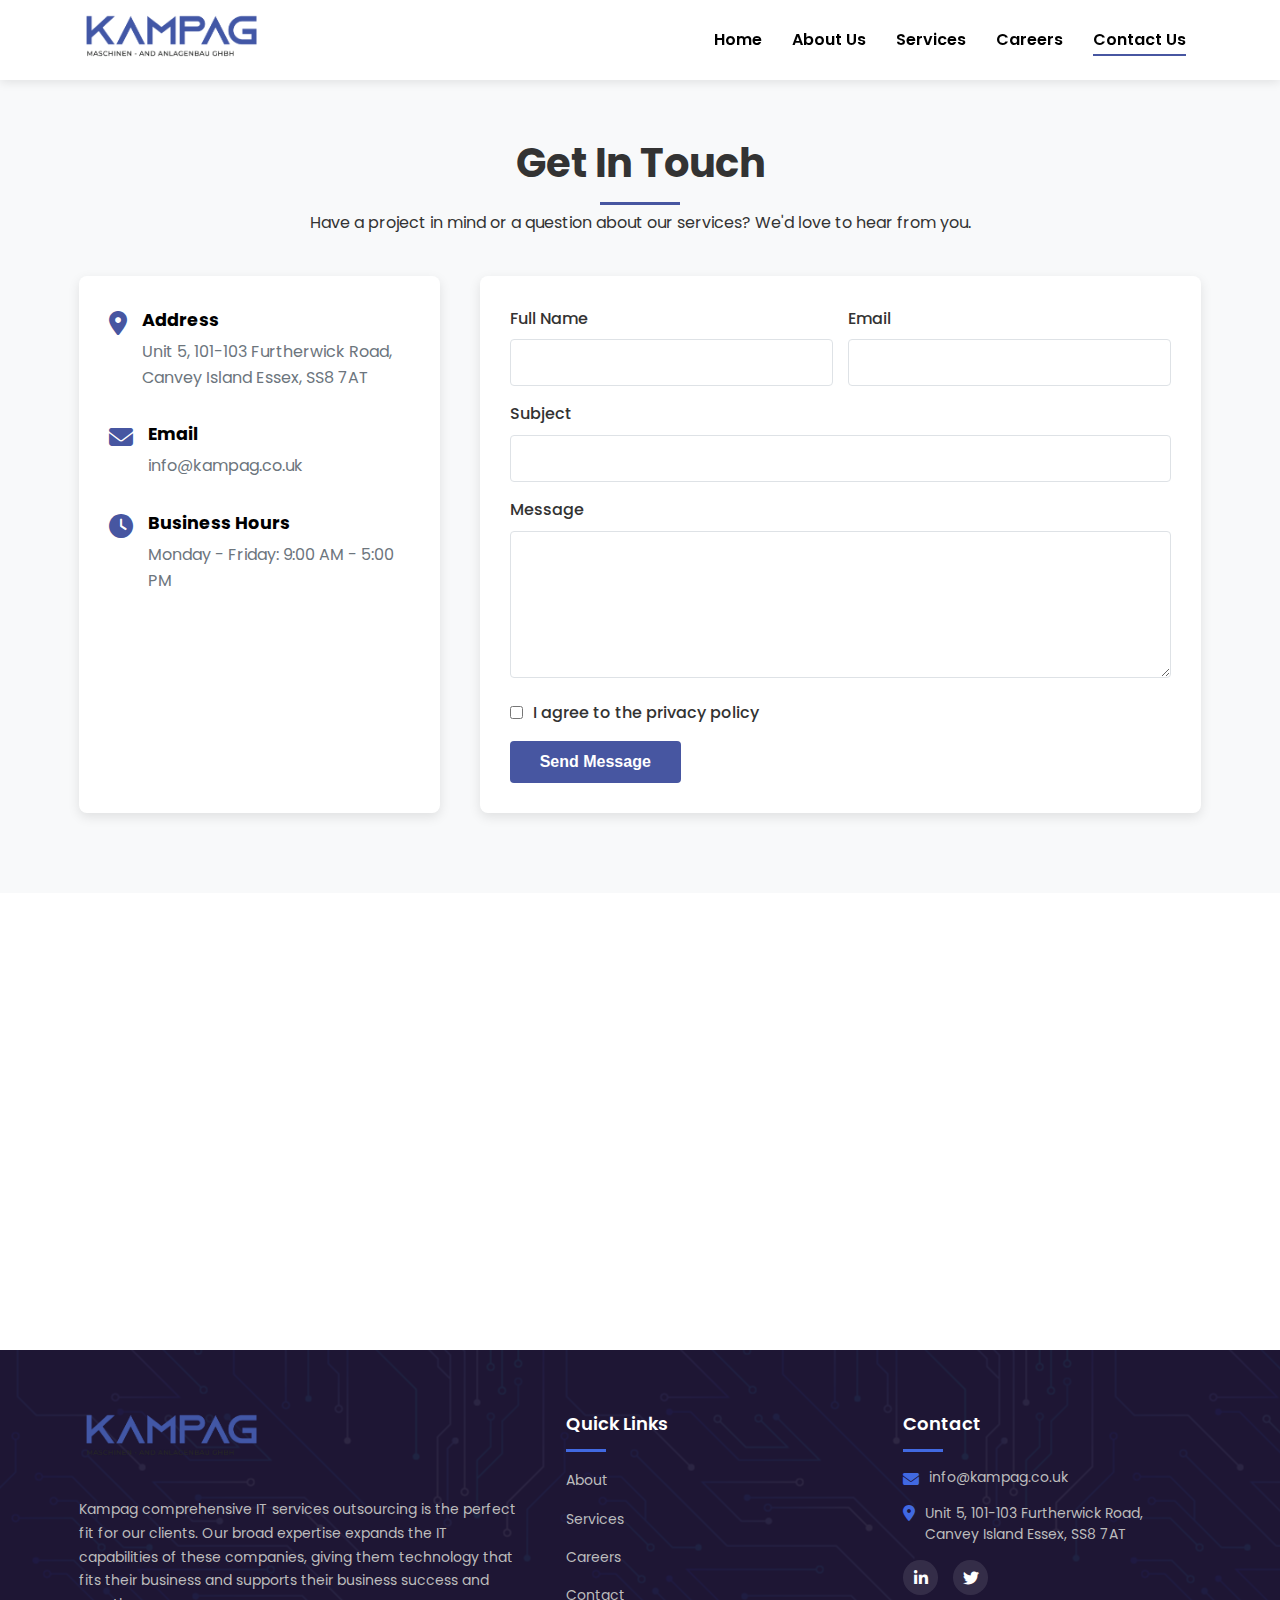
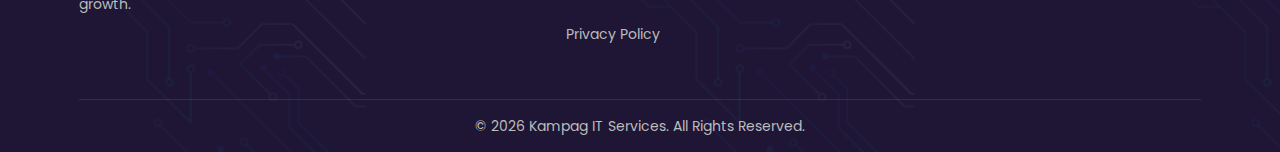
<file: contact.html>
<!DOCTYPE html>
<html lang="en">
  <head>
    <meta charset="UTF-8" />
    <meta name="viewport" content="width=device-width, initial-scale=1.0" />
    <title>Contact Us - Kampag Comprehensive IT Services</title>

    <!-- SEO Meta Tags -->
    <meta
      name="description"
      content="Contact Kampag IT Services for professional IT solutions, cloud services, data analytics, and digital transformation to enhance your business efficiency."
    />
    <meta
      name="keywords"
      content="IT services contact, IT consulting contact, IT support, reach out, business technology help"
    />
    <meta name="author" content="Kampag IT Services" />

    <!-- Open Graph meta tags for social sharing -->
    <meta property="og:title" content="Contact Kampag IT Services" />
    <meta
      property="og:description"
      content="Get in touch with our team for professional IT services tailored to enhance your business."
    />
    <meta property="og:image" content="images/kampog-Logo-01.png" />
    <meta property="og:url" content="https://kampag.co.uk/contact.html" />
    <meta property="og:type" content="website" />

    <!-- Twitter Card meta tags -->
    <meta name="twitter:card" content="summary_large_image" />
    <meta name="twitter:title" content="Contact Kampag IT Services" />
    <meta
      name="twitter:description"
      content="Get in touch with our team for professional IT services tailored to enhance your business."
    />
    <meta name="twitter:image" content="images/kampog-Logo-01.png" />

    <!-- Canonical URL to prevent duplicate content issues -->
    <link rel="canonical" href="https://kampag.co.uk/contact.html" />

    <!-- Google Fonts -->
    <link rel="preconnect" href="https://fonts.googleapis.com" />
    <link rel="preconnect" href="https://fonts.gstatic.com" crossorigin />
    <link
      href="https://fonts.googleapis.com/css2?family=Poppins:wght@300;400;500;600;700&display=swap"
      rel="stylesheet"
    />

    <!-- Stylesheets -->
    <link rel="stylesheet" href="css/style.css" />
    <link rel="stylesheet" href="css/contact-form.css" />

    <!-- Font Awesome for icons -->
    <link
      rel="stylesheet"
      href="https://cdnjs.cloudflare.com/ajax/libs/font-awesome/6.4.0/css/all.min.css"
    />
  </head>
  <body>
    <header>
      <div class="container">
        <nav>
          <div class="logo">
            <a href="index.html">
              <img
                src="images/kampog-Logo-01.png"
                alt="Kampag Comprehensive IT Services"
              />
            </a>
          </div>
          <div class="nav-links">
            <ul>
              <li><a href="index.html">Home</a></li>
              <li><a href="about.html">About Us</a></li>
              <li><a href="services.html">Services</a></li>
              <li><a href="careers.html">Careers</a></li>
              <li><a href="contact.html" class="active">Contact Us</a></li>
            </ul>
          </div>
          <div
            class="hamburger"
            aria-expanded="false"
            aria-label="Toggle navigation menu"
          >
            <span></span>
            <span></span>
            <span></span>
          </div>
        </nav>
      </div>
    </header>

    <!-- Page Banner -->
    <section class="page-banner">
      <div class="banner-overlay"></div>
      <div class="container">
        <div class="banner-content">
          <h1>Contact Us</h1>
        </div>
      </div>
    </section>

    <!-- Contact Form Section -->
    <section class="contact-section">
      <div class="container">
        <div class="section-header">
          <h2>Get In Touch</h2>
          <p>
            Have a project in mind or a question about our services? We'd love
            to hear from you.
          </p>
        </div>

        <div class="contact-container">
          <div class="contact-info">
            <div class="info-item">
              <i class="fas fa-map-marker-alt"></i>
              <div>
                <h3>Address</h3>
                <p>
                  Unit 5, 101-103 Furtherwick Road, Canvey Island Essex, SS8 7AT
                </p>
              </div>
            </div>

            <div class="info-item">
              <i class="fas fa-envelope"></i>
              <div>
                <h3>Email</h3>
                <p><a href="mailto:info@kampag.co.uk">info@kampag.co.uk</a></p>
              </div>
            </div>

            <div class="info-item">
              <i class="fas fa-clock"></i>
              <div>
                <h3>Business Hours</h3>
                <p>Monday - Friday: 9:00 AM - 5:00 PM</p>
              </div>
            </div>

            <div class="social-icons">
              <a href="#" aria-label="LinkedIn"
                ><i class="fab fa-linkedin-in"></i
              ></a>
              <a href="#" aria-label="Twitter"
                ><i class="fab fa-twitter"></i
              ></a>
              <a href="#" aria-label="Facebook"
                ><i class="fab fa-facebook-f"></i
              ></a>
            </div>
          </div>

          <div class="contact-form-container">
            <form id="contact-form" action="submit-form.php" method="POST">
              <div class="form-row">
                <div class="form-group">
                  <label for="name">Full Name</label>
                  <input
                    type="text"
                    id="name"
                    name="name"
                    required
                    data-error-message="Please enter your name"
                  />
                </div>

                <div class="form-group">
                  <label for="email">Email</label>
                  <input
                    type="email"
                    id="email"
                    name="email"
                    required
                    data-error-message="Please enter a valid email address"
                  />
                </div>
              </div>

              <div class="form-group">
                <label for="subject">Subject</label>
                <input
                  type="text"
                  id="subject"
                  name="subject"
                  required
                  data-error-message="Please enter a subject"
                />
              </div>

              <div class="form-group">
                <label for="message">Message</label>
                <textarea
                  id="message"
                  name="message"
                  rows="5"
                  required
                  data-error-message="Please enter your message"
                ></textarea>
              </div>

              <div class="form-group">
                <div class="checkbox-group">
                  <input
                    type="checkbox"
                    id="privacy"
                    name="privacy"
                    required
                    data-error-message="You must agree to our privacy policy"
                  />
                  <label for="privacy"
                    >I agree to the
                    <a href="privacy-policy.html">privacy policy</a></label
                  >
                </div>
              </div>

              <button type="submit" class="btn-submit">Send Message</button>
            </form>
          </div>
        </div>
      </div>
    </section>

    <!-- Map Section -->
    <section class="map-section">
      <div class="map-container">
        <iframe
          src="https://www.google.com/maps/embed?pb=!1m18!1m12!1m3!1d2493.089076175896!2d0.5856389!3d51.5240556!2m3!1f0!2f0!3f0!3m2!1i1024!2i768!4f13.1!3m3!1m2!1s0x47d8d919af5a20a7%3A0xbf833bfca82b7d96!2s101-103%20Furtherwick%20Rd%2C%20Canvey%20Island%20SS8%207AT!5e0!3m2!1sen!2suk!4v1649325461542!5m2!1sen!2suk"
          width="100%"
          height="450"
          style="border: 0"
          allowfullscreen=""
          loading="lazy"
          referrerpolicy="no-referrer-when-downgrade"
        >
        </iframe>
      </div>
    </section>

    <footer>
      <div class="container">
        <div class="footer-content">
          <div class="footer-info">
            <div class="footer-logo">
              <img
                src="images/kampog-Logo-01.png"
                alt="Kampag comprehensive IT services"
                loading="lazy"
              />
            </div>
            <p>
              Kampag comprehensive IT services outsourcing is the perfect fit
              for our clients. Our broad expertise expands the IT capabilities
              of these companies, giving them technology that fits their
              business and supports their business success and growth.
            </p>
          </div>

          <div class="footer-links">
            <h3>Quick Links</h3>
            <div class="underline"></div>
            <ul>
              <li><a href="about.html">About</a></li>
              <li><a href="services.html">Services</a></li>
              <li><a href="careers.html">Careers</a></li>
              <li><a href="contact.html">Contact</a></li>
              <li><a href="privacy-policy.html">Privacy Policy</a></li>
            </ul>
          </div>

          <div class="footer-contact">
            <h3>Contact</h3>
            <div class="underline"></div>
            <div class="contact-item">
              <i class="fas fa-envelope"></i>
              <p><a href="mailto:info@kampag.co.uk">info@kampag.co.uk</a></p>
            </div>
            <div class="contact-item">
              <i class="fas fa-map-marker-alt"></i>
              <p>
                <a
                  href="https://maps.google.com/?q=Unit 5, 101-103 Furtherwick Road, Canvey Island Essex, SS8 7AT"
                  target="_blank"
                >
                  Unit 5, 101-103 Furtherwick Road, Canvey Island Essex, SS8 7AT
                </a>
              </p>
            </div>
            <div class="social-icons">
              <a href="#" aria-label="LinkedIn"
                ><i class="fab fa-linkedin-in"></i
              ></a>
              <a href="#" aria-label="Twitter"
                ><i class="fab fa-twitter"></i
              ></a>
            </div>
          </div>
        </div>

        <div class="copyright">
          <p>
            &copy;
            <script>
              document.write(new Date().getFullYear());
            </script>
            Kampag IT Services. All Rights Reserved.
          </p>
        </div>
      </div>
    </footer>

    <!-- Back to top button -->
    <a href="#" class="back-to-top" id="backToTop" aria-label="Back to top">
      <i class="fas fa-arrow-up"></i>
    </a>

    <!-- Schema.org structured data -->
    <script type="application/ld+json">
      {
        "@context": "https://schema.org",
        "@type": "ContactPage",
        "name": "Contact Kampag IT Services",
        "description": "Get in touch with Kampag IT Services for tailored IT solutions for your business.",
        "mainEntity": {
          "@type": "Organization",
          "name": "Kampag IT Services",
          "address": {
            "@type": "PostalAddress",
            "streetAddress": "Unit 5, 101-103 Furtherwick Road",
            "addressLocality": "Canvey Island",
            "addressRegion": "Essex",
            "postalCode": "SS8 7AT",
            "addressCountry": "UK"
          },
          "email": "info@kampag.co.uk",
          "url": "https://kampag.co.uk",
          "sameAs": ["https://www.linkedin.com/company/kampag"]
        }
      }
    </script>

    <!-- Main JavaScript -->
    <script src="js/contact.js"></script>
  </body>
</html>
</file>
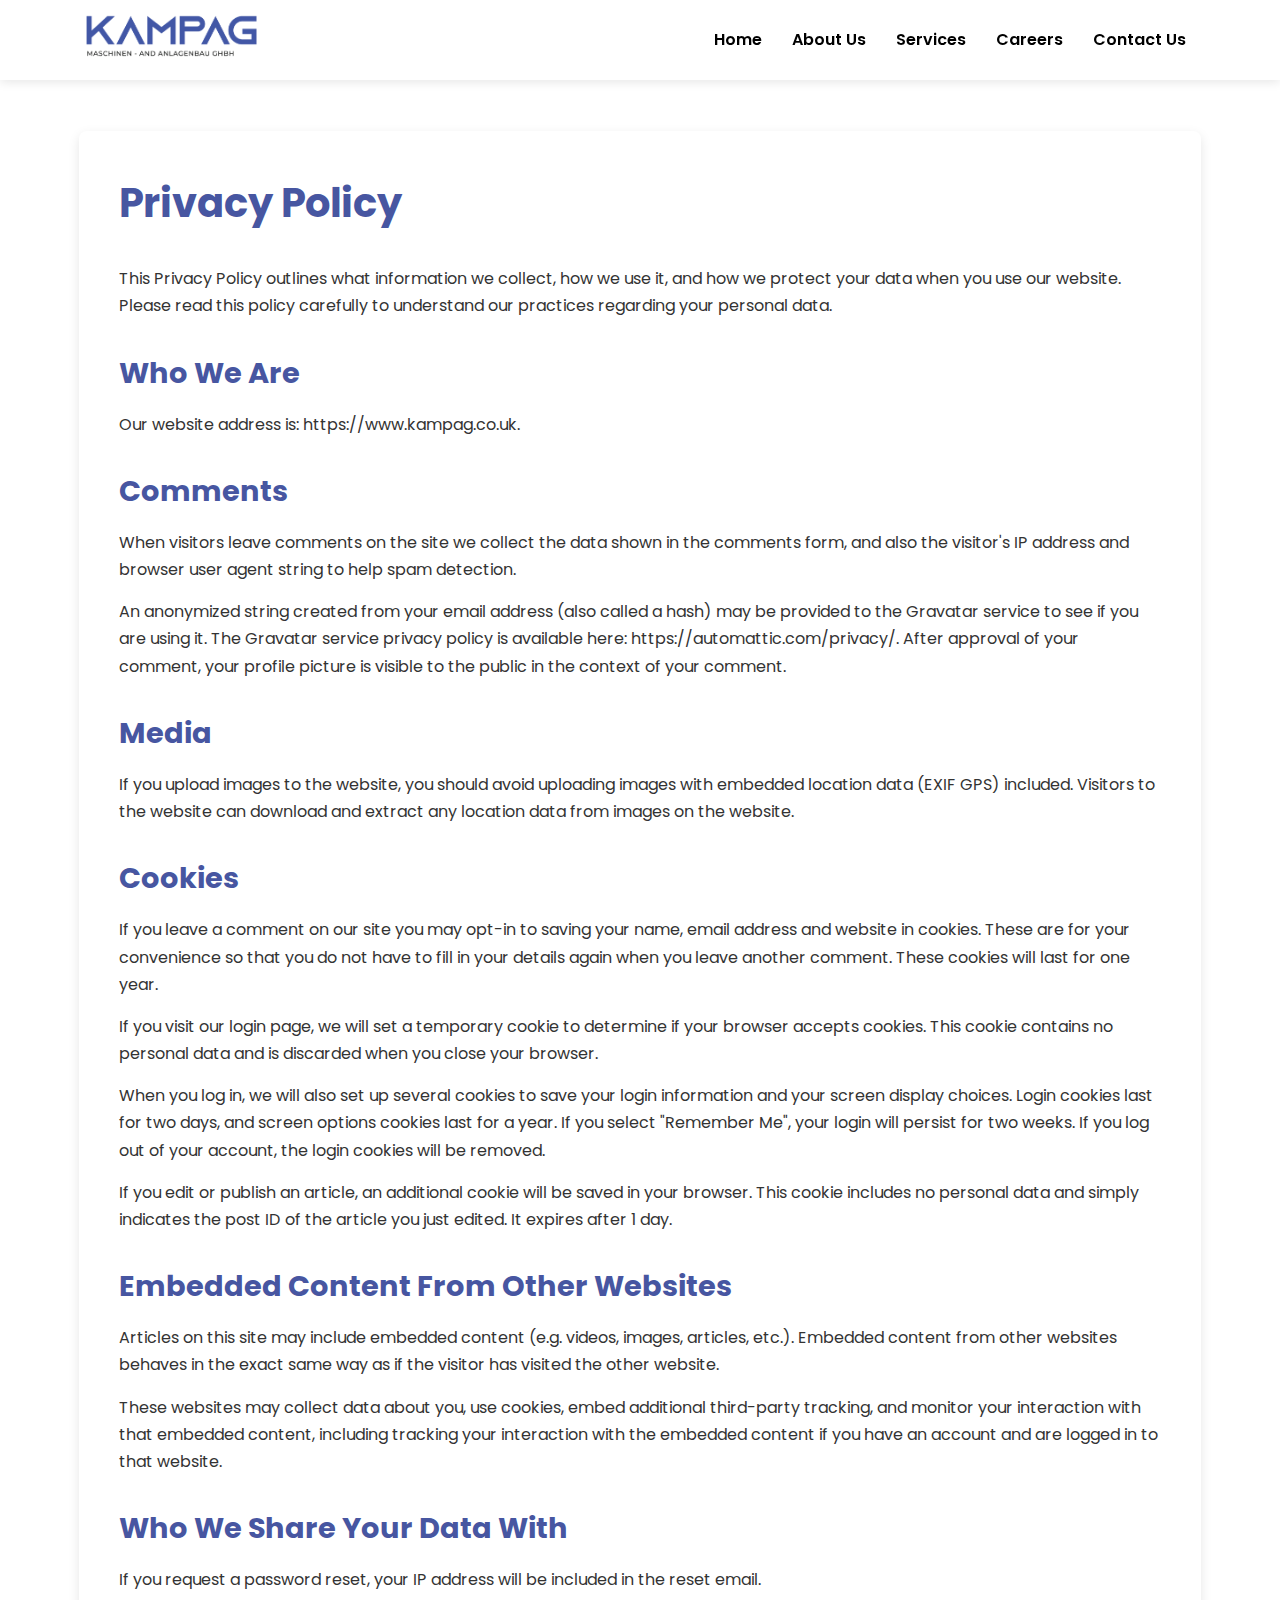
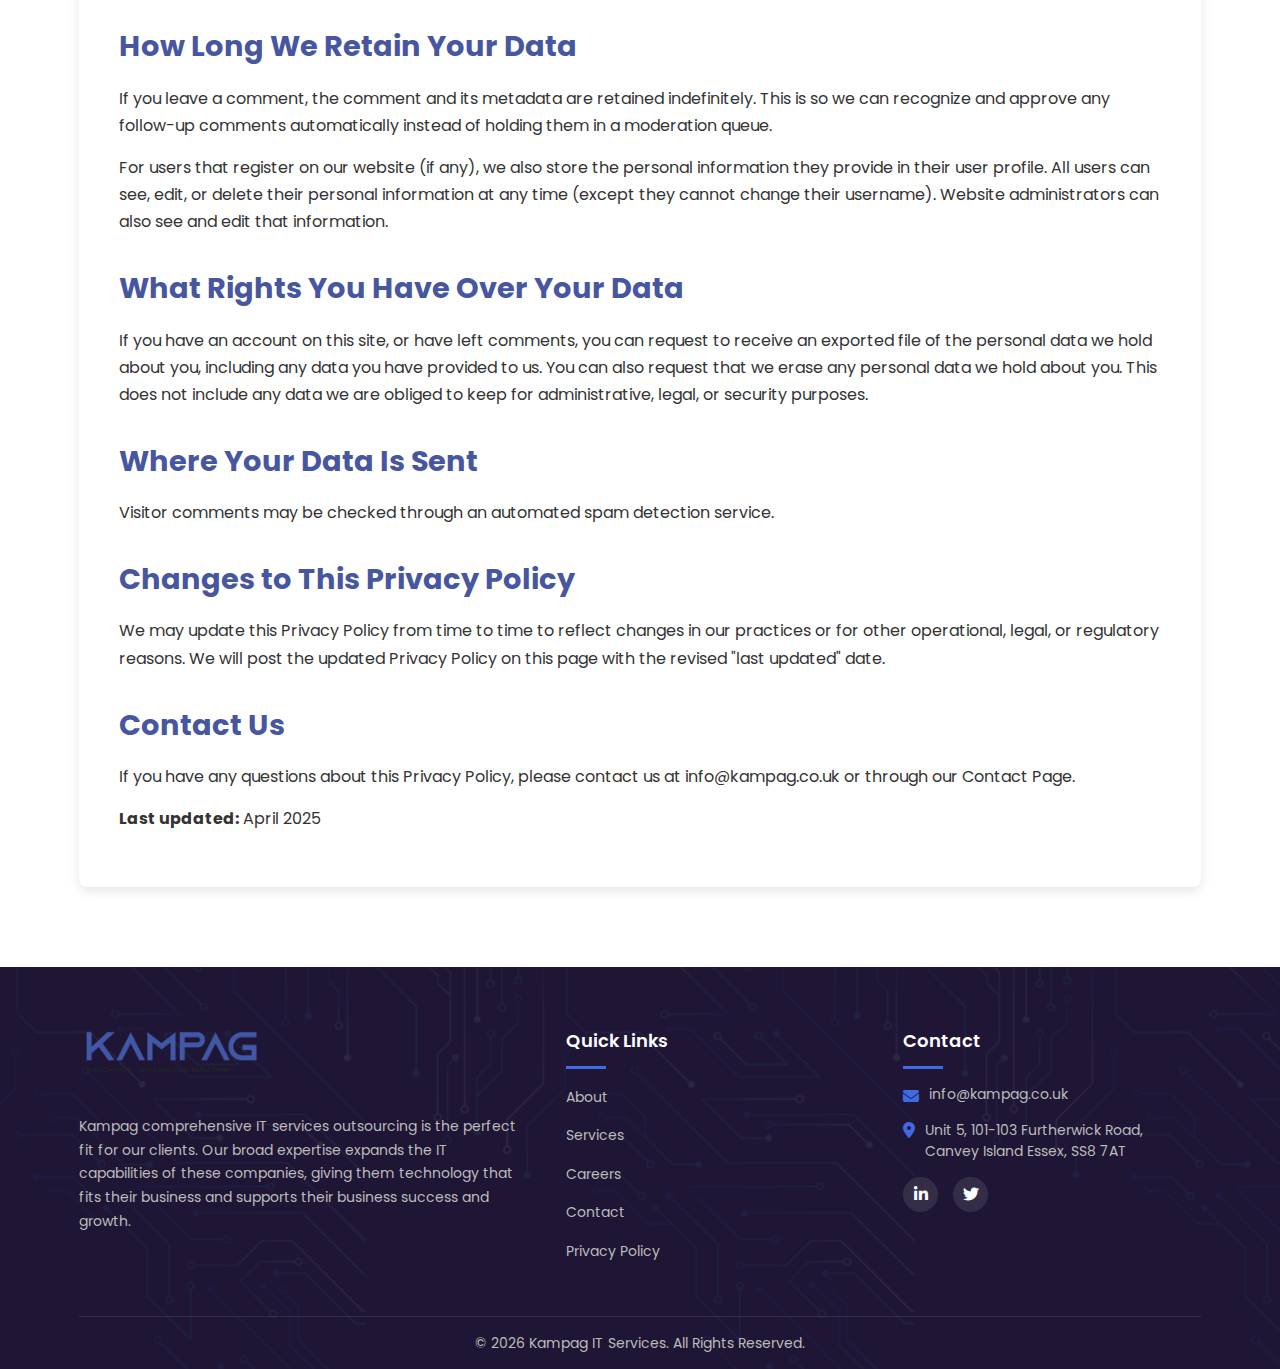
<file: privacy-policy.html>
<!DOCTYPE html>
<html lang="en">
  <head>
    <meta charset="UTF-8" />
    <meta name="viewport" content="width=device-width, initial-scale=1.0" />
    <title>Privacy Policy - Kampag Comprehensive IT Services</title>

    <!-- SEO Meta Tags -->
    <meta
      name="description"
      content="Privacy Policy for Kampag IT Services - Learn how we collect, use, and protect your data."
    />
    <meta
      name="keywords"
      content="privacy policy, data protection, IT services, privacy"
    />
    <meta name="author" content="Kampag IT Services" />

    <!-- Open Graph meta tags for social sharing -->
    <meta property="og:title" content="Privacy Policy - Kampag IT Services" />
    <meta
      property="og:description"
      content="Learn how Kampag IT Services collects, uses, and protects your data."
    />
    <meta property="og:image" content="images/kampog-Logo-01.png" />
    <meta
      property="og:url"
      content="https://kampag.co.uk/privacy-policy.html"
    />
    <meta property="og:type" content="website" />

    <!-- Canonical URL to prevent duplicate content issues -->
    <link rel="canonical" href="https://kampag.co.uk/privacy-policy.html" />

    <!-- Google Fonts -->
    <link rel="preconnect" href="https://fonts.googleapis.com" />
    <link rel="preconnect" href="https://fonts.gstatic.com" crossorigin />
    <link
      href="https://fonts.googleapis.com/css2?family=Poppins:wght@300;400;500;600;700&display=swap"
      rel="stylesheet"
    />

    <!-- Stylesheets -->
    <link rel="stylesheet" href="css/style.css" />

    <!-- Font Awesome for icons -->
    <link
      rel="stylesheet"
      href="https://cdnjs.cloudflare.com/ajax/libs/font-awesome/6.4.0/css/all.min.css"
    />

    <style>
      /* Additional styling for privacy policy page */
      .privacy-policy {
        padding: var(--spacing-3xl) 0;
      }

      .privacy-content {
        background-color: white;
        padding: var(--spacing-xl);
        border-radius: var(--radius-md);
        box-shadow: var(--shadow-md);
      }

      .privacy-content h2 {
        color: var(--primary-color);
        margin-bottom: var(--spacing-md);
        margin-top: var(--spacing-lg);
        font-size: 1.8rem;
      }

      .privacy-content h1 {
        color: var(--primary-color);
        margin-bottom: var(--spacing-lg);
        font-size: 2.5rem;
      }

      .privacy-content p {
        margin-bottom: var(--spacing-md);
        line-height: 1.7;
      }
    </style>
  </head>
  <body>
    <header>
      <div class="container">
        <nav>
          <div class="logo">
            <a href="index.html">
              <img
                src="images/kampog-Logo-01.png"
                alt="Kampag Comprehensive IT Services"
              />
            </a>
          </div>
          <div class="nav-links">
            <ul>
              <li><a href="index.html">Home</a></li>
              <li><a href="about.html">About Us</a></li>
              <li><a href="services.html">Services</a></li>
              <li><a href="careers.html">Careers</a></li>
              <li><a href="contact.html">Contact Us</a></li>
            </ul>
          </div>
          <div
            class="hamburger"
            aria-expanded="false"
            aria-label="Toggle navigation menu"
          >
            <span></span>
            <span></span>
            <span></span>
          </div>
        </nav>
      </div>
    </header>

    <!-- Page Banner -->
    <section class="page-banner">
      <div class="banner-overlay"></div>
      <div class="container">
        <div class="banner-content">
          <h1>Privacy Policy</h1>
        </div>
      </div>
    </section>

    <!-- Privacy Policy Content -->
    <section class="privacy-policy">
      <div class="container">
        <div class="privacy-content">
          <h1>Privacy Policy</h1>
          <p>
            This Privacy Policy outlines what information we collect, how we use
            it, and how we protect your data when you use our website. Please
            read this policy carefully to understand our practices regarding
            your personal data.
          </p>

          <h2>Who We Are</h2>
          <p>Our website address is: https://www.kampag.co.uk.</p>

          <h2>Comments</h2>
          <p>
            When visitors leave comments on the site we collect the data shown
            in the comments form, and also the visitor's IP address and browser
            user agent string to help spam detection.
          </p>
          <p>
            An anonymized string created from your email address (also called a
            hash) may be provided to the Gravatar service to see if you are
            using it. The Gravatar service privacy policy is available here:
            https://automattic.com/privacy/. After approval of your comment,
            your profile picture is visible to the public in the context of your
            comment.
          </p>

          <h2>Media</h2>
          <p>
            If you upload images to the website, you should avoid uploading
            images with embedded location data (EXIF GPS) included. Visitors to
            the website can download and extract any location data from images
            on the website.
          </p>

          <h2>Cookies</h2>
          <p>
            If you leave a comment on our site you may opt-in to saving your
            name, email address and website in cookies. These are for your
            convenience so that you do not have to fill in your details again
            when you leave another comment. These cookies will last for one
            year.
          </p>
          <p>
            If you visit our login page, we will set a temporary cookie to
            determine if your browser accepts cookies. This cookie contains no
            personal data and is discarded when you close your browser.
          </p>
          <p>
            When you log in, we will also set up several cookies to save your
            login information and your screen display choices. Login cookies
            last for two days, and screen options cookies last for a year. If
            you select "Remember Me", your login will persist for two weeks. If
            you log out of your account, the login cookies will be removed.
          </p>
          <p>
            If you edit or publish an article, an additional cookie will be
            saved in your browser. This cookie includes no personal data and
            simply indicates the post ID of the article you just edited. It
            expires after 1 day.
          </p>

          <h2>Embedded Content From Other Websites</h2>
          <p>
            Articles on this site may include embedded content (e.g. videos,
            images, articles, etc.). Embedded content from other websites
            behaves in the exact same way as if the visitor has visited the
            other website.
          </p>
          <p>
            These websites may collect data about you, use cookies, embed
            additional third-party tracking, and monitor your interaction with
            that embedded content, including tracking your interaction with the
            embedded content if you have an account and are logged in to that
            website.
          </p>

          <h2>Who We Share Your Data With</h2>
          <p>
            If you request a password reset, your IP address will be included in
            the reset email.
          </p>

          <h2>How Long We Retain Your Data</h2>
          <p>
            If you leave a comment, the comment and its metadata are retained
            indefinitely. This is so we can recognize and approve any follow-up
            comments automatically instead of holding them in a moderation
            queue.
          </p>
          <p>
            For users that register on our website (if any), we also store the
            personal information they provide in their user profile. All users
            can see, edit, or delete their personal information at any time
            (except they cannot change their username). Website administrators
            can also see and edit that information.
          </p>

          <h2>What Rights You Have Over Your Data</h2>
          <p>
            If you have an account on this site, or have left comments, you can
            request to receive an exported file of the personal data we hold
            about you, including any data you have provided to us. You can also
            request that we erase any personal data we hold about you. This does
            not include any data we are obliged to keep for administrative,
            legal, or security purposes.
          </p>

          <h2>Where Your Data Is Sent</h2>
          <p>
            Visitor comments may be checked through an automated spam detection
            service.
          </p>

          <h2>Changes to This Privacy Policy</h2>
          <p>
            We may update this Privacy Policy from time to time to reflect
            changes in our practices or for other operational, legal, or
            regulatory reasons. We will post the updated Privacy Policy on this
            page with the revised "last updated" date.
          </p>

          <h2>Contact Us</h2>
          <p>
            If you have any questions about this Privacy Policy, please contact
            us at <a href="mailto:info@kampag.co.uk">info@kampag.co.uk</a> or
            through our <a href="contact.html">Contact Page</a>.
          </p>

          <p><strong>Last updated:</strong> April 2025</p>
        </div>
      </div>
    </section>

    <footer>
      <div class="container">
        <div class="footer-content">
          <div class="footer-info">
            <div class="footer-logo">
              <img
                src="images/kampog-Logo-01.png"
                alt="Kampag comprehensive IT services"
                loading="lazy"
              />
            </div>
            <p>
              Kampag comprehensive IT services outsourcing is the perfect fit
              for our clients. Our broad expertise expands the IT capabilities
              of these companies, giving them technology that fits their
              business and supports their business success and growth.
            </p>
          </div>

          <div class="footer-links">
            <h3>Quick Links</h3>
            <div class="underline"></div>
            <ul>
              <li><a href="about.html">About</a></li>
              <li><a href="services.html">Services</a></li>
              <li><a href="careers.html">Careers</a></li>
              <li><a href="contact.html">Contact</a></li>
              <li><a href="privacy-policy.html">Privacy Policy</a></li>
            </ul>
          </div>

          <div class="footer-contact">
            <h3>Contact</h3>
            <div class="underline"></div>
            <div class="contact-item">
              <i class="fas fa-envelope"></i>
              <p><a href="mailto:info@kampag.co.uk">info@kampag.co.uk</a></p>
            </div>
            <div class="contact-item">
              <i class="fas fa-map-marker-alt"></i>
              <p>
                <a
                  href="https://maps.google.com/?q=Unit 5, 101-103 Furtherwick Road, Canvey Island Essex, SS8 7AT"
                  target="_blank"
                >
                  Unit 5, 101-103 Furtherwick Road, Canvey Island Essex, SS8 7AT
                </a>
              </p>
            </div>
            <div class="social-icons">
              <a href="#" aria-label="LinkedIn"
                ><i class="fab fa-linkedin-in"></i
              ></a>
              <a href="#" aria-label="Twitter"
                ><i class="fab fa-twitter"></i
              ></a>
            </div>
          </div>
        </div>

        <div class="copyright">
          <p>
            &copy;
            <script>
              document.write(new Date().getFullYear());
            </script>
            Kampag IT Services. All Rights Reserved.
          </p>
        </div>
      </div>
    </footer>

    <!-- Back to top button -->
    <a href="#" class="back-to-top" id="backToTop" aria-label="Back to top">
      <i class="fas fa-arrow-up"></i>
    </a>

    <!-- Schema.org structured data -->
    <script type="application/ld+json">
      {
        "@context": "https://schema.org",
        "@type": "WebPage",
        "name": "Privacy Policy - Kampag IT Services",
        "description": "Learn how Kampag IT Services collects, uses, and protects your data.",
        "publisher": {
          "@type": "Organization",
          "name": "Kampag IT Services",
          "logo": {
            "@type": "ImageObject",
            "url": "images/kampog-Logo-01.png"
          }
        },
        "url": "https://kampag.co.uk/privacy-policy.html"
      }
    </script>

    <!-- Main JavaScript -->
    <script src="js/main.js"></script>
  </body>
</html>
</file>
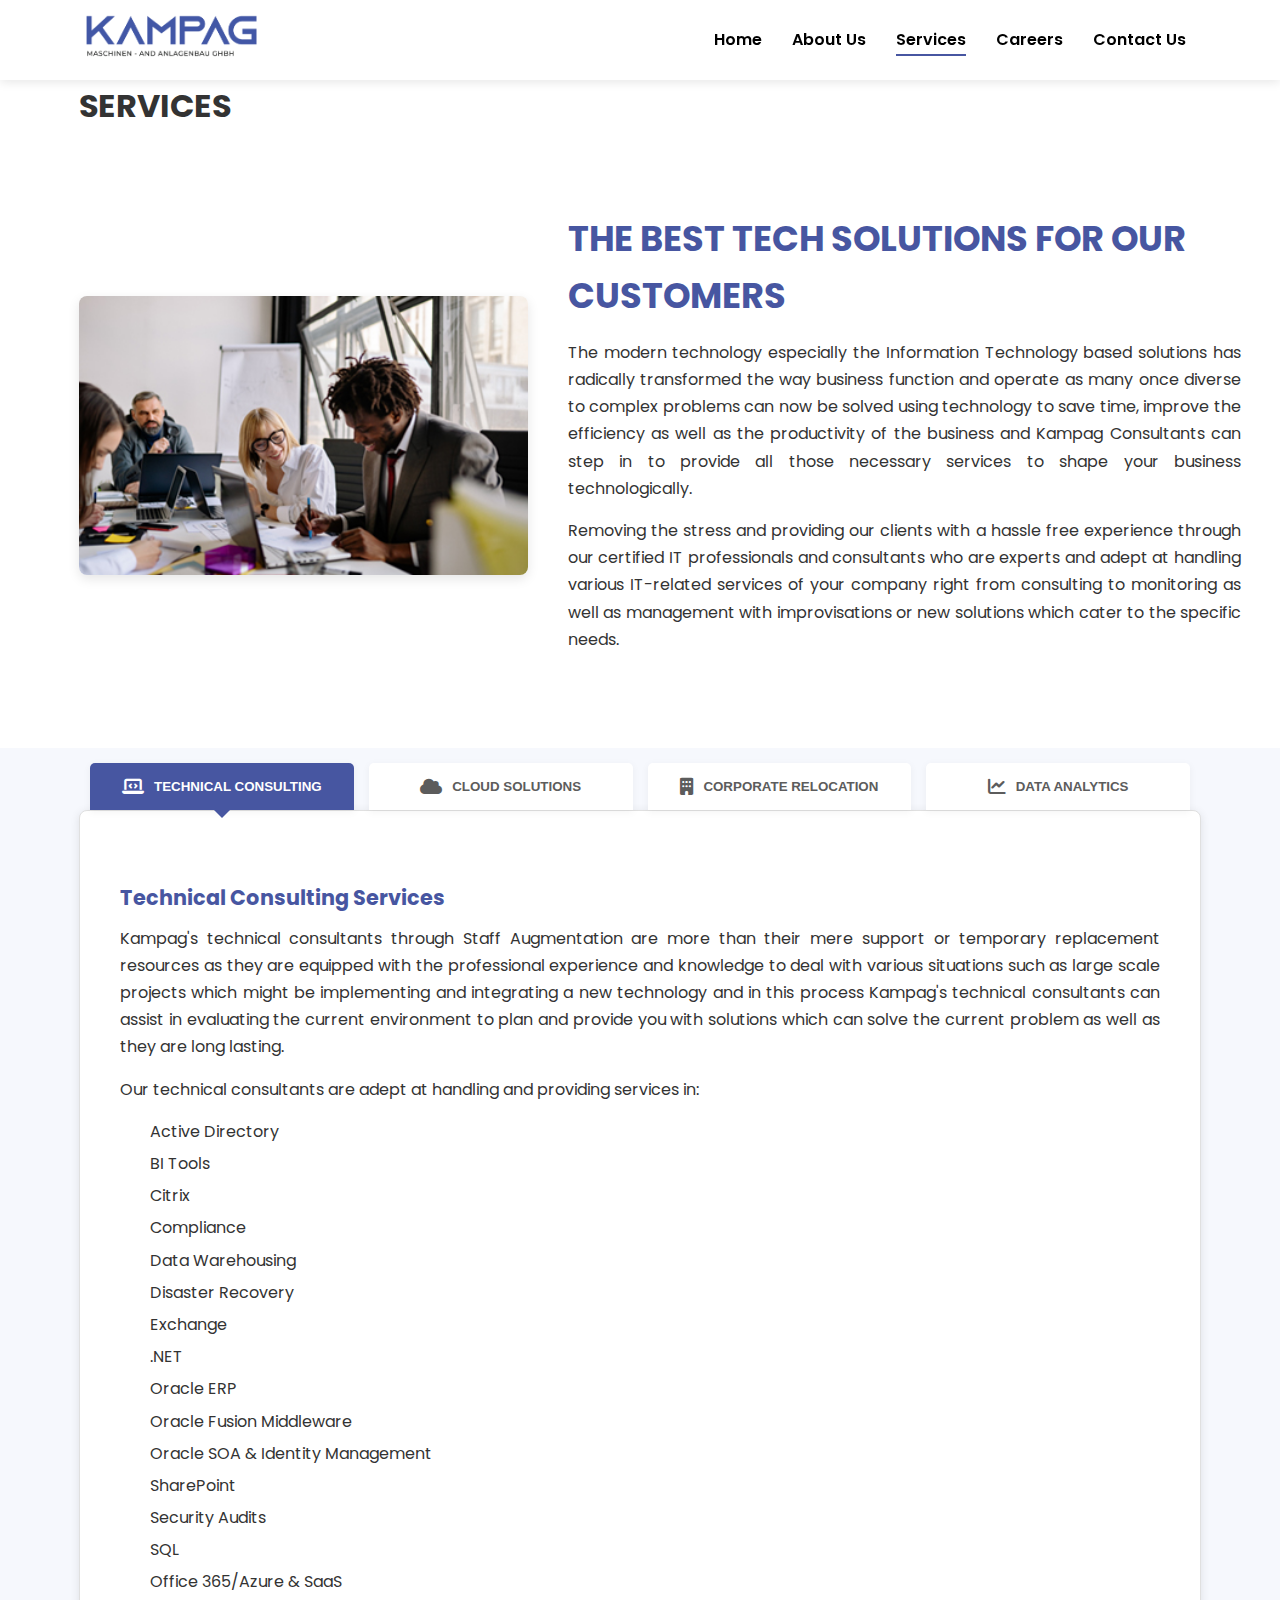
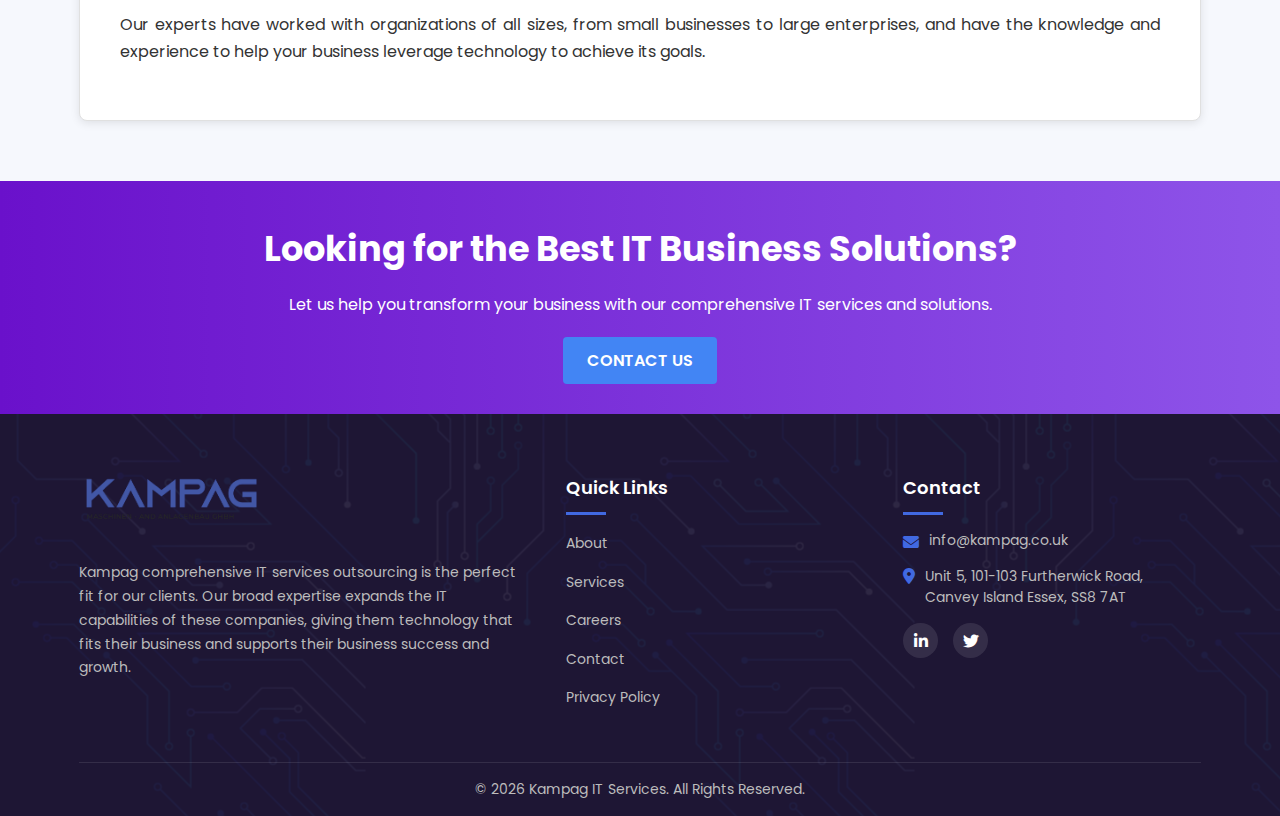
<file: services.html>
<!DOCTYPE html>
<html lang="en">
  <head>
    <meta charset="UTF-8" />
    <meta name="viewport" content="width=device-width, initial-scale=1.0" />
    <title>Services - Kampag Comprehensive IT Services</title>

    <!-- SEO Meta Tags -->
    <meta
      name="description"
      content="Explore Kampag IT Services' comprehensive range of solutions including technical consulting, cloud solutions, corporate relocation, and data analytics."
    />
    <meta
      name="keywords"
      content="IT services, technical consulting, cloud solutions, corporate relocation, data analytics, IT support, business technology"
    />
    <meta name="author" content="Kampag IT Services" />

    <!-- Open Graph meta tags for social sharing -->
    <meta property="og:title" content="Services - Kampag IT Services" />
    <meta
      property="og:description"
      content="Explore our comprehensive range of IT solutions including technical consulting, cloud solutions, and data analytics."
    />
    <meta property="og:image" content="images/kampog-Logo-01.png" />
    <meta property="og:url" content="https://kampag.co.uk/services.html" />
    <meta property="og:type" content="website" />

    <!-- Twitter Card meta tags -->
    <meta name="twitter:card" content="summary_large_image" />
    <meta name="twitter:title" content="Services - Kampag IT Services" />
    <meta
      name="twitter:description"
      content="Explore our comprehensive range of IT solutions including technical consulting, cloud solutions, and data analytics."
    />
    <meta name="twitter:image" content="images/kampog-Logo-01.png" />

    <!-- Canonical URL to prevent duplicate content issues -->
    <link rel="canonical" href="https://kampag.co.uk/services.html" />

    <!-- Google Fonts -->
    <link rel="preconnect" href="https://fonts.googleapis.com" />
    <link rel="preconnect" href="https://fonts.gstatic.com" crossorigin />
    <link
      href="https://fonts.googleapis.com/css2?family=Poppins:wght@300;400;500;600;700&display=swap"
      rel="stylesheet"
    />

    <!-- Stylesheets -->
    <link rel="stylesheet" href="css/style.css" />

    <!-- Font Awesome for icons -->
    <link
      rel="stylesheet"
      href="https://cdnjs.cloudflare.com/ajax/libs/font-awesome/6.4.0/css/all.min.css"
    />

    <style>
      /* Additional styling for services page */
      .services-intro-section {
        padding: var(--spacing-3xl) 0;
        background-color: white;
      }

      .services-intro-container {
        display: flex;
        align-items: center;
        gap: var(--spacing-xl);
      }

      .services-intro-image {
        flex: 0 0 40%;
      }

      .services-intro-image img {
        width: 100%;
        border-radius: var(--radius-md);
        box-shadow: var(--shadow-md);
      }

      .services-intro-text {
        flex: 0 0 60%;
      }

      .services-intro-text h2 {
        font-size: 2.2rem;
        color: var(--primary-color);
        margin-bottom: var(--spacing-md);
        font-weight: 700;
      }

      .services-intro-text p {
        line-height: 1.7;
        margin-bottom: var(--spacing-md);
        text-align: justify;
      }

      /* Updated CSS for service categories section */
      .services-categories {
        padding: var(--spacing-md) 0 0 0; /* Remove bottom padding completely */
        background-color: #f6f8fd;
        margin-bottom: 0;
      }

      .categories-container {
        display: flex;
        justify-content: space-between;
        gap: var(--spacing-md);
        max-width: 1100px;
        margin: 0 auto;
      }

      .category-button {
        flex: 1;
        padding: 15px 20px;
        color: #5c5c5c;
        font-weight: 600;
        cursor: pointer;
        transition: var(--transition);
        text-align: center;
        display: flex;
        align-items: center;
        justify-content: center;
        background-color: #fff;
        border: none;
        border-radius: 5px 5px 0 0;
        box-shadow: 0 2px 8px rgba(0, 0, 0, 0.05);
        position: relative; /* For active indicator */
        margin-bottom: 0;
      }

      .category-button i {
        margin-right: 10px;
        font-size: 1.1rem;
      }

      .category-button.active {
        background-color: #4756a1; /* Primary color */
        color: white;
      }

      /* Add triangle indicator for active button */
      .category-button.active::after {
        content: "";
        position: absolute;
        bottom: -8px;
        left: 50%;
        transform: translateX(-50%);
        width: 0;
        height: 0;
        border-left: 8px solid transparent;
        border-right: 8px solid transparent;
        border-top: 8px solid #4756a1; /* Same color as active button */
        z-index: 10;
      }

      /* Updated service details section */
      .service-details {
        padding: 0 0 var(--spacing-2xl);
        background-color: #f6f8fd;
      }

      .service-detail-container {
        display: none; /* Hide all by default */
        border: 1px solid #e0e0e0;
        border-radius: var(--radius-md);
        padding: var(--spacing-xl);
        background-color: white;
        box-shadow: var(--shadow-sm);
        margin-top: 0; /* Reduced margin to close the gap */
      }

      .service-detail-container.active {
        display: block; /* Show only active container */
      }

      /* Responsive styles */
      @media (max-width: 992px) {
        .categories-container {
          flex-wrap: wrap;
        }

        .category-button {
          flex: 1 0 40%;
          margin-bottom: 10px;
        }

        .category-button.active::after {
          display: none; /* Hide indicator on mobile */
        }
      }

      @media (max-width: 768px) {
        .categories-container {
          flex-direction: column;
        }

        .category-button {
          width: 100%;
        }
      }

      .service-detail-content p {
        margin-bottom: var(--spacing-md);
        line-height: 1.7;
        text-align: justify;
      }

      .service-detail-content ul {
        margin-bottom: var(--spacing-md);
        padding-left: var(--spacing-lg);
      }

      .service-detail-content li {
        margin-bottom: var(--spacing-xs);
        line-height: 1.7;
      }

      .service-detail-content h3 {
        color: var(--primary-color);
        margin-top: var(--spacing-lg);
        margin-bottom: var(--spacing-sm);
        font-size: 1.3rem;
      }

      .cta-section {
        background: linear-gradient(90deg, #6a11cb 0%, #8e54e9 100%);
        color: white;
        padding: var(--spacing-xl) 0;
        text-align: center;
      }

      .cta-section h2 {
        font-size: 2.2rem;
        margin-bottom: var(--spacing-md);
      }

      .cta-section .btn-primary {
        margin-top: var(--spacing-md);
      }

      @media (max-width: 992px) {
        .services-intro-container {
          flex-direction: column-reverse;
        }

        .services-intro-image,
        .services-intro-text {
          flex: 0 0 100%;
        }

        .categories-container {
          flex-direction: column;
        }

        .category-button {
          width: 100%;
          justify-content: center;
        }
      }
    </style>
  </head>
  <body>
    <header>
      <div class="container">
        <nav>
          <div class="logo">
            <a href="index.html">
              <img
                src="images/kampog-Logo-01.png"
                alt="Kampag Comprehensive IT Services"
              />
            </a>
          </div>
          <div class="nav-links">
            <ul>
              <li><a href="index.html">Home</a></li>
              <li><a href="about.html">About Us</a></li>
              <li><a href="services.html" class="active">Services</a></li>
              <li><a href="careers.html">Careers</a></li>
              <li><a href="contact.html">Contact Us</a></li>
            </ul>
          </div>
          <div
            class="hamburger"
            aria-expanded="false"
            aria-label="Toggle navigation menu"
          >
            <span></span>
            <span></span>
            <span></span>
          </div>
        </nav>
      </div>
    </header>

    <!-- Page Banner -->
    <section class="page-banner" style="margin-top: 80px">
      <div class="banner-overlay"></div>
      <div class="container">
        <div class="banner-content">
          <h1>SERVICES</h1>
        </div>
      </div>
    </section>

    <!-- Services Introduction Section -->
    <section class="services-intro-section">
      <div class="container">
        <div class="services-intro-container">
          <div class="services-intro-image">
            <img
              src="images/service1-02.jpg"
              alt="IT Professional working with client"
              loading="lazy"
            />
          </div>
          <div class="services-intro-text">
            <h2>THE BEST TECH SOLUTIONS FOR OUR CUSTOMERS</h2>
            <p class="text-justified">
              The modern technology especially the Information Technology based
              solutions has radically transformed the way business function and
              operate as many once diverse to complex problems can now be solved
              using technology to save time, improve the efficiency as well as
              the productivity of the business and Kampag Consultants can step
              in to provide all those necessary services to shape your business
              technologically.
            </p>
            <p class="text-justified">
              Removing the stress and providing our clients with a hassle free
              experience through our certified IT professionals and consultants
              who are experts and adept at handling various IT-related services
              of your company right from consulting to monitoring as well as
              management with improvisations or new solutions which cater to the
              specific needs.
            </p>
          </div>
        </div>
      </div>
    </section>

    <!-- Service Categories Section with updated styling -->
    <section class="services-categories">
      <div class="container">
        <div class="categories-container">
          <button
            class="category-button active"
            data-target="technical-consulting"
          >
            <i class="fas fa-laptop-code"></i> TECHNICAL CONSULTING
          </button>
          <button class="category-button" data-target="cloud-solutions">
            <i class="fas fa-cloud"></i> CLOUD SOLUTIONS
          </button>
          <button class="category-button" data-target="corporate-relocation">
            <i class="fas fa-building"></i> CORPORATE RELOCATION
          </button>
          <button class="category-button" data-target="data-analytics">
            <i class="fas fa-chart-line"></i> DATA ANALYTICS
          </button>
        </div>
      </div>
    </section>

    <!-- Service Details Section -->
    <section class="service-details">
      <div class="container">
        <div class="service-detail-container active" id="technical-consulting">
          <div class="service-detail-content">
            <h3>Technical Consulting Services</h3>
            <p class="text-justified">
              Kampag's technical consultants through Staff Augmentation are more
              than their mere support or temporary replacement resources as they
              are equipped with the professional experience and knowledge to
              deal with various situations such as large scale projects which
              might be implementing and integrating a new technology and in this
              process Kampag's technical consultants can assist in evaluating
              the current environment to plan and provide you with solutions
              which can solve the current problem as well as they are long
              lasting.
            </p>
            <p class="text-justified">
              Our technical consultants are adept at handling and providing
              services in:
            </p>
            <ul>
              <li>Active Directory</li>
              <li>BI Tools</li>
              <li>Citrix</li>
              <li>Compliance</li>
              <li>Data Warehousing</li>
              <li>Disaster Recovery</li>
              <li>Exchange</li>
              <li>.NET</li>
              <li>Oracle ERP</li>
              <li>Oracle Fusion Middleware</li>
              <li>Oracle SOA & Identity Management</li>
              <li>SharePoint</li>
              <li>Security Audits</li>
              <li>SQL</li>
              <li>Office 365/Azure & SaaS</li>
            </ul>
            <p class="text-justified">
              Our experts have worked with organizations of all sizes, from
              small businesses to large enterprises, and have the knowledge and
              experience to help your business leverage technology to achieve
              its goals.
            </p>
          </div>
        </div>

        <div class="service-detail-container" id="cloud-solutions">
          <div class="service-detail-content">
            <h3>Cloud Solutions</h3>
            <p class="text-justified">
              Kampag offers comprehensive cloud solutions to help businesses
              leverage the power and flexibility of cloud computing. Our cloud
              services are designed to enhance operational efficiency, reduce
              costs, and enable seamless scalability to meet your growing
              business needs.
            </p>
            <p class="text-justified">Our cloud solutions include:</p>
            <ul>
              <li>Cloud Strategy & Consulting</li>
              <li>Cloud Migration Services</li>
              <li>Public, Private, and Hybrid Cloud Solutions</li>
              <li>Cloud Infrastructure Management</li>
              <li>Cloud Security & Compliance</li>
              <li>Disaster Recovery as a Service (DRaaS)</li>
              <li>SaaS Implementation & Integration</li>
              <li>Cloud Cost Optimization</li>
              <li>Microsoft Azure Services</li>
              <li>AWS Cloud Services</li>
              <li>Google Cloud Platform Solutions</li>
            </ul>
            <p class="text-justified">
              Our experienced cloud specialists work closely with your team to
              understand your business requirements and design cloud solutions
              that align with your strategic objectives. Whether you're looking
              to migrate to the cloud for the first time or optimize your
              existing cloud infrastructure, Kampag has the expertise to guide
              you through every step of your cloud journey.
            </p>
          </div>
        </div>

        <div class="service-detail-container" id="corporate-relocation">
          <div class="service-detail-content">
            <h3>Corporate Relocation IT Services</h3>
            <p class="text-justified">
              Moving your business to a new location presents both challenges
              and opportunities for your IT infrastructure. Kampag provides
              comprehensive IT relocation services to ensure a smooth transition
              with minimal disruption to your operations.
            </p>
            <p class="text-justified">
              Our corporate relocation services include:
            </p>
            <ul>
              <li>Pre-Move IT Assessment & Planning</li>
              <li>Infrastructure Design for New Location</li>
              <li>Network Planning & Implementation</li>
              <li>Server & Data Center Relocation</li>
              <li>Secure Data Migration</li>
              <li>Hardware Decommissioning & Deployment</li>
              <li>Cabling & Physical Infrastructure Setup</li>
              <li>Post-Move Testing & Validation</li>
              <li>Business Continuity During Transition</li>
              <li>IT Equipment Inventory Management</li>
              <li>Vendor Coordination for IT Services</li>
            </ul>
            <p class="text-justified">
              Our experienced team handles all aspects of your IT relocation,
              from initial planning to final implementation. We work closely
              with your internal stakeholders and other move partners to ensure
              all technology assets are relocated safely and efficiently.
              Kampag's relocation specialists minimize downtime and risk while
              maximizing the opportunity to optimize your IT infrastructure for
              future business needs.
            </p>
          </div>
        </div>

        <div class="service-detail-container" id="data-analytics">
          <div class="service-detail-content">
            <h3>Data Analytics Services</h3>
            <p class="text-justified">
              In today's data-driven business environment, effective data
              analytics can provide valuable insights and competitive
              advantages. Kampag offers comprehensive data analytics services to
              help businesses harness the power of their data assets and make
              informed decisions.
            </p>
            <p class="text-justified">Our data analytics offerings include:</p>
            <ul>
              <li>Data Strategy Development</li>
              <li>Business Intelligence Solutions</li>
              <li>Big Data Implementation & Management</li>
              <li>Predictive Analytics</li>
              <li>Data Visualization & Reporting</li>
              <li>Data Warehousing & Integration</li>
              <li>Custom Analytics Applications</li>
              <li>Data Quality Assessment & Enhancement</li>
              <li>Machine Learning Implementation</li>
              <li>Real-time Analytics Solutions</li>
              <li>Performance & KPI Dashboards</li>
            </ul>
            <p class="text-justified">
              Our team of data specialists combines technical expertise with
              business acumen to deliver analytics solutions that provide
              tangible value. We work with a variety of data platforms and
              tools, including Microsoft Power BI, Tableau, SQL Server, Oracle,
              and open-source technologies, to create customized analytics
              solutions that meet your specific business requirements.
            </p>
            <p class="text-justified">
              Whether you're looking to implement a new business intelligence
              platform, optimize your existing data infrastructure, or develop
              advanced analytics capabilities, Kampag has the knowledge and
              experience to help you transform your data into actionable
              insights.
            </p>
          </div>
        </div>
      </div>
    </section>

    <!-- Call to Action Section -->
    <section class="cta-section">
      <div class="container">
        <h2>Looking for the Best IT Business Solutions?</h2>
        <p>
          Let us help you transform your business with our comprehensive IT
          services and solutions.
        </p>
        <div style="margin-top: 30px">
          <a href="contact.html" class="btn-primary">CONTACT US</a>
        </div>
      </div>
    </section>

    <footer>
      <div class="container">
        <div class="footer-content">
          <div class="footer-info">
            <div class="footer-logo">
              <img
                src="images/kampog-Logo-01.png"
                alt="Kampag comprehensive IT services"
                loading="lazy"
              />
            </div>
            <p>
              Kampag comprehensive IT services outsourcing is the perfect fit
              for our clients. Our broad expertise expands the IT capabilities
              of these companies, giving them technology that fits their
              business and supports their business success and growth.
            </p>
          </div>

          <div class="footer-links">
            <h3>Quick Links</h3>
            <div class="underline"></div>
            <ul>
              <li><a href="about.html">About</a></li>
              <li><a href="services.html">Services</a></li>
              <li><a href="careers.html">Careers</a></li>
              <li><a href="contact.html">Contact</a></li>
              <li><a href="privacy-policy.html">Privacy Policy</a></li>
            </ul>
          </div>

          <div class="footer-contact">
            <h3>Contact</h3>
            <div class="underline"></div>
            <div class="contact-item">
              <i class="fas fa-envelope"></i>
              <p><a href="mailto:info@kampag.co.uk">info@kampag.co.uk</a></p>
            </div>
            <div class="contact-item">
              <i class="fas fa-map-marker-alt"></i>
              <p>
                <a
                  href="https://maps.google.com/?q=Unit 5, 101-103 Furtherwick Road, Canvey Island Essex, SS8 7AT"
                  target="_blank"
                >
                  Unit 5, 101-103 Furtherwick Road, Canvey Island Essex, SS8 7AT
                </a>
              </p>
            </div>
            <div class="social-icons">
              <a href="#" aria-label="LinkedIn"
                ><i class="fab fa-linkedin-in"></i
              ></a>
              <a href="#" aria-label="Twitter"
                ><i class="fab fa-twitter"></i
              ></a>
            </div>
          </div>
        </div>

        <div class="copyright">
          <p>
            &copy;
            <script>
              document.write(new Date().getFullYear());
            </script>
            Kampag IT Services. All Rights Reserved.
          </p>
        </div>
      </div>
    </footer>

    <!-- Back to top button -->
    <a href="#" class="back-to-top" id="backToTop" aria-label="Back to top">
      <i class="fas fa-arrow-up"></i>
    </a>

    <!-- Schema.org structured data -->
    <script type="application/ld+json">
      {
        "@context": "https://schema.org",
        "@type": "WebPage",
        "name": "Services - Kampag IT Services",
        "description": "Explore Kampag IT Services' comprehensive range of solutions including technical consulting, cloud solutions, corporate relocation, and data analytics.",
        "provider": {
          "@type": "Organization",
          "name": "Kampag IT Services",
          "logo": {
            "@type": "ImageObject",
            "url": "images/kampog-Logo-01.png"
          }
        },
        "url": "https://kampag.co.uk/services.html",
        "offers": {
          "@type": "Offer",
          "itemOffered": [
            {
              "@type": "Service",
              "name": "Technical Consulting",
              "description": "Expert technical consulting services for businesses of all sizes."
            },
            {
              "@type": "Service",
              "name": "Cloud Solutions",
              "description": "Comprehensive cloud services to enhance operational efficiency."
            },
            {
              "@type": "Service",
              "name": "Corporate Relocation",
              "description": "IT relocation services to ensure a smooth transition."
            },
            {
              "@type": "Service",
              "name": "Data Analytics",
              "description": "Data analytics services to help businesses harness their data assets."
            }
          ]
        }
      }
    </script>

    <!-- Main JavaScript -->
    <script src="js/main.js"></script>

    <!-- Service tabs JavaScript -->
    <script>
      function showService(serviceId) {
        // Hide all service containers
        const serviceContainers = document.querySelectorAll(
          ".service-detail-container"
        );
        serviceContainers.forEach((container) => {
          container.style.display = "none";
        });

        // Show the selected service container
        document.getElementById(serviceId).style.display = "block";

        // Update active button class
        const buttons = document.querySelectorAll(".category-button");
        buttons.forEach((button) => {
          button.classList.remove("active");
        });

        // Add active class to clicked button
        event.currentTarget.classList.add("active");
      }
    </script>
  </body>
</html>
</file>
<file: css/style.css>
/* ===== BASE STYLES AND VARIABLES ===== */
:root {
  /* Core Colors */
  --primary-color: #4756a1;
  --primary-light: #6a83de;
  --primary-dark: #3a4783;
  --secondary-color: #2c3e50;
  --accent-color: #3498db;

  /* Text Colors */
  --text-color: #333;
  --text-light: #bcbcbc;
  --text-lighter: #cccccc;
  --text-dark: #000;

  /* Background Colors */
  --bg-light: #f8f9fa;
  --bg-dark: #343a40;
  --bg-purple: #1a1333;
  --bg-purple-light: #251c40;
  --bg-footer: #1e1634;

  /* Utility Colors */
  --gray-color: #6c757d;
  --border-color: #dee2e6;

  /* UI Elements */
  --button-primary: #4285f4;
  --button-primary-hover: #3367d6;

  /* Shadows */
  --shadow-sm: 0 2px 10px rgba(0, 0, 0, 0.1);
  --shadow-md: 0 4px 12px rgba(0, 0, 0, 0.1);
  --shadow-lg: 0 8px 20px rgba(0, 0, 0, 0.15);
  --shadow-xl: 0 15px 30px rgba(0, 0, 0, 0.3);

  /* Transitions */
  --transition: all 0.3s ease;
  --transition-slow: all 0.4s ease;

  /* Spacing */
  --spacing-xs: 5px;
  --spacing-sm: 10px;
  --spacing-md: 15px;
  --spacing-lg: 30px;
  --spacing-xl: 40px;
  --spacing-2xl: 60px;
  --spacing-3xl: 80px;

  /* Border Radius */
  --radius-sm: 4px;
  --radius-md: 8px;
  --radius-lg: 12px;
  --radius-full: 50%;

  /* Font family */
  --font-primary: "Poppins", sans-serif;
  --font-secondary: Arial, Helvetica, sans-serif;
}

* {
  margin: 0;
  padding: 0;
  box-sizing: border-box;
}

body {
  font-family: var(--font-primary);
  line-height: 1.6;
  color: var(--text-color);
  overflow-x: hidden;
}

a {
  text-decoration: none;
  color: inherit;
}

ul {
  list-style: none;
}

img {
  max-width: 100%;
  height: auto;
}

.container {
  width: 90%;
  max-width: 1200px;
  margin: 0 auto;
  padding: 0 15px;
}

.btn {
  display: inline-block;
  background-color: var(--primary-color);
  color: white;
  padding: 12px 24px;
  border-radius: var(--radius-sm);
  font-weight: bold;
  transition: var(--transition);
}

.btn:hover {
  background-color: var(--primary-dark);
  transform: translateY(-2px);
  box-shadow: var(--shadow-md);
}

section {
  padding: var(--spacing-3x0) 0;
}

.section-header {
  text-align: center;
  margin-bottom: var(--spacing-xl);
}

.section-header h2 {
  font-size: 2.5rem;
  position: relative;
  display: inline-block;
  margin-bottom: var(--spacing-md);
}

.section-header h2::after {
  content: "";
  position: absolute;
  width: 80px;
  height: 3px;
  background-color: var(--primary-color);
  bottom: -10px;
  left: 50%;
  transform: translateX(-50%);
}

/* ===== HEADER STYLES ===== */
header {
  background-color: white;
  box-shadow: var(--shadow-sm);
  position: fixed;
  width: 100%;
  top: 0;
  z-index: 1000;
}

nav {
  display: flex;
  justify-content: space-between;
  align-items: center;
  height: 80px;
}

.logo img {
  height: 50px;
}

.nav-links ul {
  display: flex;
}

.nav-links li {
  margin: 0 15px;
}

.nav-links a {
  color: var(--text-dark);
  font-weight: 600;
  position: relative;
  padding: 5px 0;
}

.nav-links a::after {
  content: "";
  position: absolute;
  width: 0;
  height: 2px;
  background-color: var(--primary-color);
  bottom: 0;
  left: 0;
  transition: var(--transition);
}

.nav-links a:hover::after,
.nav-links a.active::after {
  width: 100%;
}

.social-links a {
  margin-left: 15px;
  font-size: 1.2rem;
  color: var(--primary-color);
  transition: var(--transition);
}

.social-links a:hover {
  color: var(--primary-dark);
}

/* Hamburger Menu */
.hamburger {
  display: none;
  flex-direction: column;
  cursor: pointer;
  width: 30px;
  height: 24px;
  position: relative;
  z-index: 1001;
}

.hamburger span {
  width: 100%;
  height: 3px;
  background-color: var(--text-dark);
  margin: 0;
  position: absolute;
  left: 0;
  transition: var(--transition);
}

.hamburger span:nth-child(1) {
  top: 0;
}

.hamburger span:nth-child(2) {
  top: 50%;
  transform: translateY(-50%);
}

.hamburger span:nth-child(3) {
  bottom: 0;
}

/* Animation when active */
.hamburger.active span:nth-child(1) {
  top: 50%;
  transform: translateY(-50%) rotate(45deg);
}

.hamburger.active span:nth-child(2) {
  opacity: 0;
}

.hamburger.active span:nth-child(3) {
  bottom: 50%;
  transform: translateY(50%) rotate(-45deg);
}

/* ===== HERO CAROUSEL SECTION ===== */
.hero-carousel {
  position: relative;
  overflow: hidden;
  height: 100vh;
  max-height: 600px;
  margin-top: 80px; /* Account for fixed header */
}

.carousel-container {
  position: relative;
  height: 100%;
}

.carousel-slide {
  position: absolute;
  top: 0;
  left: 0;
  width: 100%;
  height: 100%;
  opacity: 0;
  transition: opacity 0.8s ease;
  z-index: 1;
}

.carousel-slide.active {
  opacity: 1;
  z-index: 2;
}

.slide-background {
  position: absolute;
  top: 0;
  left: 0;
  width: 100%;
  height: 100%;
  z-index: -1;
  background-size: cover;
  background-position: center;
}

.slide-overlay {
  position: absolute;
  top: 0;
  left: 0;
  width: 100%;
  height: 100%;
  background: linear-gradient(
    90deg,
    rgba(0, 10, 50, 0.8) 0%,
    rgba(0, 10, 50, 0.5) 100%
  );
}

.carousel-content {
  display: flex;
  height: 100%;
  align-items: center;
  justify-content: space-between;
  padding: 0 20px;
  color: white;
}

.content-text {
  flex: 1;
  max-width: 600px;
}

.slide-title {
  font-size: 3rem;
  font-weight: 700;
  margin-bottom: var(--spacing-md);
  transform: translateY(30px);
  opacity: 0;
  animation: fadeUp 0.6s forwards 0.3s;
}

.slide-description {
  font-size: 1.2rem;
  margin-bottom: var(--spacing-lg);
  transform: translateY(30px);
  opacity: 0;
  animation: fadeUp 0.6s forwards 0.5s;
}

.slide-cta {
  display: flex;
  gap: 15px;
  transform: translateY(30px);
  opacity: 0;
  animation: fadeUp 0.6s forwards 0.7s;
}

.btn-primary {
  background-color: var(--button-primary);
  color: white;
  padding: 12px 24px;
  border-radius: var(--radius-sm);
  text-decoration: none;
  font-weight: 600;
  transition: var(--transition);
}

.btn-primary:hover {
  background-color: var(--button-primary-hover);
  transform: translateY(-3px);
  box-shadow: var(--shadow-md);
}

.btn-secondary {
  background-color: transparent;
  color: white;
  padding: 12px 24px;
  border-radius: var(--radius-sm);
  text-decoration: none;
  font-weight: 600;
  border: 1px solid white;
  transition: var(--transition);
}

.btn-secondary:hover {
  background-color: rgba(255, 255, 255, 0.1);
  transform: translateY(-3px);
}

.carousel-controls {
  position: absolute;
  bottom: 30px;
  left: 0;
  right: 0;
  display: flex;
  justify-content: center;
  align-items: center;
  gap: 20px;
  z-index: 10;
}

.carousel-indicators {
  display: flex;
  gap: 10px;
}

.indicator {
  width: 12px;
  height: 12px;
  border-radius: var(--radius-full);
  background-color: rgba(255, 255, 255, 0.3);
  border: none;
  cursor: pointer;
  transition: var(--transition);
}

.indicator.active {
  background-color: white;
  transform: scale(1.2);
}

@keyframes fadeUp {
  from {
    opacity: 0;
    transform: translateY(30px);
  }
  to {
    opacity: 1;
    transform: translateY(0);
  }
}

@keyframes fadeIn {
  from {
    opacity: 0;
    transform: translateX(30px);
  }
  to {
    opacity: 1;
    transform: translateX(0);
  }
}

@keyframes float {
  0% {
    transform: translateY(0px);
  }
  50% {
    transform: translateY(-10px);
  }
  100% {
    transform: translateY(0px);
  }
}

/* ===== DIGITAL TRANSFORMATION SECTION ===== */
.digital-transformation {
  padding-top: var(--spacing-3xl);
  padding-bottom: var(--spacing-3xl);
}

.transformation-content {
  display: flex;
  justify-content: space-between;
  align-items: center;
  gap: var(--spacing-xl);
  margin-bottom: var(--spacing-2xl);
}

.transformation-text {
  flex: 0 0 55%;
}

.transformation-text h2 {
  font-size: 2.5rem;
  color: var(--primary-color);
  margin-bottom: var(--spacing-md);
  font-weight: 700;
  line-height: 1.2;
}

.transformation-text p {
  color: var(--text-color);
  font-size: 1rem;
  line-height: 1.7;
  margin-bottom: var(--spacing-md);
}

.text-justified {
  text-align: justify;
}

.transformation-text .btn {
  margin-top: var(--spacing-sm);
  background-color: var(--primary-color);
  border: none;
  padding: 12px 24px;
  font-weight: 600;
  letter-spacing: 1px;
}

.transformation-text .btn:hover {
  background-color: var(--primary-dark);
}

.transformation-image {
  flex: 0 0 45%;
}

.transformation-image.larger {
  flex: 0 0 50%;
}

.transformation-image img {
  width: 100%;
  border-radius: var(--radius-md);
  box-shadow: var(--shadow-md);
}

.transformation-image.larger img {
  max-height: 400px;
  object-fit: cover;
}

/* Service Categories */
.service-categories {
  display: flex;
  justify-content: space-between;
  gap: var(--spacing-lg);
  margin-top: var(--spacing-xl);
}

.service-category {
  flex: 1;
  display: flex;
  flex-direction: column;
  align-items: center;
  padding: var(--spacing-lg) var(--spacing-md);
  background-color: white;
  border-radius: var(--radius-md);
  box-shadow: var(--shadow-sm);
  transition: var(--transition);
}

.service-category:hover {
  transform: translateY(-10px);
  box-shadow: var(--shadow-lg);
}

.category-icon {
  width: 80px;
  height: 80px;
  background-color: rgba(71, 86, 161, 0.1);
  border-radius: var(--radius-full);
  display: flex;
  align-items: center;
  justify-content: center;
  margin-bottom: var(--spacing-md);
}

.category-icon img {
  width: 40px;
  height: 40px;
  object-fit: contain;
}

.service-category h3 {
  font-size: 1.2rem;
  text-align: center;
  color: var(--primary-color);
  font-weight: 600;
}

/* ===== IT SERVICES SECTION ===== */
.it-services {
  background-color: var(--bg-purple);
  color: white;
  padding: var(--spacing-3xl) 0;
  position: relative;
  overflow: hidden;
}

.it-services::before {
  content: "";
  position: absolute;
  top: 0;
  left: 0;
  width: 100%;
  height: 100%;
  background-image: url("../images/bg-khow-us.png");
  background-size: cover;
  opacity: 0.8;
  z-index: 1;
}

.it-services .container {
  position: relative;
  z-index: 2;
}

/* Services header layout */
.services-intro {
  display: flex;
  justify-content: space-between;
  padding: 0 0 var(--spacing-xl);
}

.services-intro-left {
  flex: 0 0 45%;
}

.services-intro-right {
  flex: 0 0 45%;
  padding-top: var(--spacing-xl);
}

/* Header styling */
.services-header {
  text-align: left;
  margin-bottom: var(--spacing-lg);
}

.services-header .subtitle {
  color: var(--primary-light);
  font-size: 0.85rem;
  text-transform: uppercase;
  letter-spacing: 1px;
  display: flex;
  align-items: center;
  margin-bottom: var(--spacing-md);
  font-weight: 500;
}

.services-header .subtitle::before {
  content: "";
  display: inline-block;
  width: 25px;
  height: 2px;
  background-color: var(--primary-light);
  margin-right: var(--spacing-sm);
}

.services-header h3 {
  font-size: 40px;
  margin: 0;
  color: white;
  font-weight: 700;
  line-height: 1.2;
  max-width: 600px;
  white-space: pre-line;
}

.header-description {
  color: var(--text-lighter);
  font-size: 1rem;
  line-height: 1.6;
}

/* Services grid */
.services-grid {
  display: grid;
  grid-template-columns: repeat(3, 1fr);
  gap: var(--spacing-lg);
}

/* Service card styling */
.service-item {
  background-color: var(--bg-purple-light);
  border-radius: var(--radius-sm);
  padding: var(--spacing-lg);
  transition: var(--transition-slow);
  height: 100%;
  display: flex;
  flex-direction: column;
  align-items: center;
  text-align: center;
  position: relative;
  overflow: hidden;
  z-index: 1;
}

.service-item:hover {
  background-color: white;
  color: var(--bg-purple);
  transform: translateY(-10px);
  box-shadow: var(--shadow-xl);
}

/* Service icon styling */
.service-icon {
  width: 100px;
  height: 100px;
  background-color: #5470c6;
  border-radius: var(--radius-full);
  display: flex;
  align-items: center;
  justify-content: center;
  margin-bottom: 25px;
  transition: var(--transition-slow);
  position: relative;
  box-shadow: var(--shadow-md);
}

.service-icon img {
  width: 40px;
  height: 40px;
  object-fit: contain;
  transition: var(--transition);
  filter: brightness(0) invert(1); /* Make icons white */
}

.service-item:hover .service-icon {
  background-color: var(--primary-color);
  transform: scale(1.1);
  box-shadow: 0 8px 25px rgba(71, 86, 161, 0.5);
}

.service-item:hover .service-icon::after {
  content: "";
  position: absolute;
  top: -5px;
  left: -5px;
  right: -5px;
  bottom: -5px;
  border-radius: var(--radius-full);
  border: 2px solid rgba(71, 86, 161, 0.3);
  animation: pulse 2s infinite;
}

@keyframes pulse {
  0% {
    transform: scale(1);
    opacity: 1;
  }
  50% {
    transform: scale(1.1);
    opacity: 0.5;
  }
  100% {
    transform: scale(1);
    opacity: 1;
  }
}

/* Service text styling */
.service-item h3 {
  font-size: 1.3rem;
  margin-bottom: 15px;
  font-weight: 600;
  transition: var(--transition);
  position: relative;
}

.service-item p {
  color: var(--text-light);
  font-size: 0.95rem;
  line-height: 1.6;
  margin: 0;
  transition: var(--transition-slow);
}

.service-item:hover h3 {
  color: var(--primary-color);
}

.service-item:hover p {
  color: var(--text-color);
}

/* ===== BUSINESS SOLUTION SECTION ===== */
.business-solution {
  background: linear-gradient(90deg, #6a11cb 0%, #8e54e9 100%);
  color: white;
  padding: var(--spacing-2xl) 0;
  position: relative;
  overflow: hidden;
}

.business-solution::before {
  content: "";
  position: absolute;
  top: 0;
  left: 0;
  width: 100%;
  height: 100%;
  background-image: url("../images/bg-decoration-01.jpg");
  background-size: cover;
  background-position: center;
  opacity: 0.1;
  z-index: 1;
  pointer-events: none;
}

.solution-content {
  display: flex;
  flex-direction: row;
  align-items: center;
  position: relative;
  z-index: 2;
  padding: 0 15px 30px;
}

.solution-image {
  flex: 0 0 20%;
  margin-right: var(--spacing-xl);
}

.solution-image img {
  width: 100%;
  aspect-ratio: 1/1;
  object-fit: cover;
  border-radius: var(--radius-full);
  box-shadow: var(--shadow-lg);
}

.solution-text {
  flex: 0 0 80%;
}

.solution-text h2 {
  font-size: 2.5rem;
  margin-bottom: var(--spacing-lg);
  font-weight: 700;
  line-height: 1.2;
}

.solution-features {
  margin-bottom: var(--spacing-lg);
  list-style-type: none;
}

.solution-features li {
  margin-bottom: 15px;
  font-size: 1.1rem;
  display: flex;
  align-items: flex-start;
}

.check-icon {
  color: #ffffff;
  margin-right: var(--spacing-sm);
  font-size: 1.2rem;
  display: inline-block;
  width: 24px;
  height: 24px;
  background-color: rgba(255, 255, 255, 0.2);
  border-radius: var(--radius-full);
  display: inline-flex;
  align-items: center;
  justify-content: center;
  margin-top: 2px;
}

.cta-button-container {
  position: absolute;
  right: 15px;
  bottom: 0;
}

.btn-learn-more {
  display: inline-block;
  background-color: white;
  color: var(--text-dark);
  font-weight: 600;
  padding: 12px 25px;
  border-radius: 0;
  transition: var(--transition);
  text-decoration: none;
  font-size: 0.9rem;
  text-transform: uppercase;
}

.btn-learn-more:hover {
  background-color: rgba(255, 255, 255, 0.9);
  transform: translateY(-3px);
}

/* ===== FOOTER ===== */
footer {
  background-color: var(--bg-footer);
  color: #fff;
  padding: var(--spacing-2xl) 0 var(--spacing-md);
  position: relative;
  overflow: hidden;
}

footer::before {
  content: "";
  position: absolute;
  top: 0;
  left: 0;
  width: 100%;
  height: 100%;
  background-image: url("../images/bg-lines-main.png");
  background-repeat: repeat;
  background-size: auto;
  background-position: center;
  opacity: 0.08;
  z-index: 1;
  pointer-events: none;
}

.footer-content,
.copyright {
  position: relative;
  z-index: 2;
}

.footer-content {
  display: grid;
  grid-template-columns: 1.5fr 1fr 1fr;
  gap: var(--spacing-xl);
}

.footer-info {
  max-width: 500px;
}

.footer-logo {
  margin-bottom: var(--spacing-md);
}

.footer-logo img {
  height: 50px;
  margin-bottom: 15px;
}

.footer-info p {
  color: var(--text-light);
  font-size: 14px;
  line-height: 1.7;
}

.footer-links h3,
.footer-contact h3 {
  color: #fff;
  font-size: 18px;
  margin-bottom: var(--spacing-sm);
  font-weight: 600;
}

.underline {
  width: 40px;
  height: 3px;
  background-color: #4169e1;
  margin-bottom: var(--spacing-md);
}

.footer-links ul {
  list-style: none;
  padding: 0;
}

.footer-links li {
  margin-bottom: 12px;
  padding-left: 0;
  transition: padding-left 0.3s ease;
}

.footer-links li:hover {
  padding-left: 5px;
}

.footer-links a {
  color: var(--text-light);
  transition: var(--transition);
  font-size: 14px;
  position: relative;
  padding-bottom: 2px;
  display: inline-block;
}

.footer-links a::after {
  content: "";
  position: absolute;
  width: 0;
  height: 2px;
  bottom: 0;
  left: 0;
  background-color: #4169e1;
  transition: width 0.3s ease;
}

.footer-links a:hover {
  color: #fff;
}

.footer-links a:hover::after {
  width: 100%;
}

.contact-item {
  display: flex;
  align-items: flex-start;
  margin-bottom: 15px;
}

.contact-item i {
  color: #4169e1;
  margin-right: var(--spacing-sm);
  font-size: 16px;
  margin-top: 3px;
}

.contact-item p {
  color: var(--text-light);
  font-size: 14px;
  line-height: 1.5;
}

.contact-item a {
  color: var(--text-light);
  text-decoration: none;
  transition: color 0.3s ease;
}

.contact-item a:hover {
  color: #fff;
  text-decoration: underline;
}

.contact-item .fa-envelope {
  margin-top: 4px;
}

.contact-item .fa-map-marker-alt {
  margin-top: 2px;
}

.social-icons {
  display: flex;
  gap: 15px;
  margin-top: var(--spacing-md);
}

.social-icons a {
  display: flex;
  align-items: center;
  justify-content: center;
  width: 35px;
  height: 35px;
  background-color: rgba(255, 255, 255, 0.1);
  border-radius: var(--radius-full);
  color: #fff;
  transition: var(--transition);
}

.social-icons a:hover {
  background-color: #4169e1;
  transform: translateY(-3px);
}

.copyright {
  text-align: center;
  margin-top: var(--spacing-xl);
  padding-top: var(--spacing-md);
  border-top: 1px solid rgba(255, 255, 255, 0.1);
  color: var(--text-light);
  font-size: 14px;
}

/* ===== BACK TO TOP BUTTON ===== */
.back-to-top {
  position: fixed;
  bottom: 30px;
  right: 30px;
  display: flex;
  align-items: center;
  justify-content: center;
  width: 50px;
  height: 50px;
  background-color: #4169e1;
  color: white;
  border-radius: var(--radius-full);
  text-decoration: none;
  opacity: 0;
  visibility: hidden;
  transition: var(--transition);
  box-shadow: var(--shadow-md);
  z-index: 1000;
}

.back-to-top.visible {
  opacity: 1;
  visibility: visible;
}

.back-to-top:hover {
  background-color: var(--secondary-color);
  transform: translateY(-5px);
  box-shadow: var(--shadow-lg);
}

.back-to-top i {
  font-size: 20px;
}

/* ===== RESPONSIVE DESIGN ===== */
@media (max-width: 1200px) {
  /* IT Services adjustments */
  .services-grid {
    grid-template-columns: repeat(2, 1fr);
  }
}

@media (max-width: 992px) {
  /* Nav adjustments */
  .hamburger {
    display: flex;
  }

  .nav-links {
    position: fixed;
    top: 80px;
    left: -100%;
    width: 100%;
    height: calc(100vh - 80px);
    background-color: white;
    flex-direction: column;
    transition: var(--transition);
    z-index: 999;
  }

  .nav-links.active {
    left: 0;
  }

  .nav-links ul {
    flex-direction: column;
    align-items: center;
    justify-content: center;
    height: 100%;
  }

  .nav-links li {
    margin: 15px 0;
  }

  /* Hero carousel adjustments */
  .carousel-content {
    flex-direction: column;
    text-align: center;
    padding-top: var(--spacing-2xl);
  }

  .content-text {
    max-width: 100%;
    margin-bottom: var(--spacing-lg);
  }

  .slide-cta {
    justify-content: center;
  }

  /* About preview adjustments */
  .transformation-content {
    flex-direction: column;
  }

  .transformation-text,
  .transformation-image {
    flex: 0 0 100%;
  }

  .transformation-image {
    order: -1;
    margin-bottom: var(--spacing-lg);
  }

  /* Business solution adjustments */
  .solution-content {
    flex-direction: column;
  }

  .solution-image {
    flex: 0 0 100%;
    margin-right: 0;
    margin-bottom: var(--spacing-xl);
    max-width: 200px;
    margin: 0 auto var(--spacing-xl);
  }

  .solution-text {
    flex: 0 0 100%;
    text-align: center;
  }

  .solution-features li {
    justify-content: flex-start;
  }

  .cta-button-container {
    position: static;
    text-align: center;
    margin-top: var(--spacing-lg);
  }

  /* IT Services header adjustments */
  .services-intro {
    flex-direction: column;
    padding-top: var(--spacing-lg);
  }

  .services-intro-left,
  .services-intro-right {
    flex: 0 0 100%;
  }

  .services-intro-right {
    padding-top: 0;
  }

  .services-header h3 {
    font-size: 2rem;
    max-width: 100%;
  }

  .header-description {
    margin-left: 0;
    max-width: 100%;
  }
}

@media (max-width: 768px) {
  /* General adjustments */
  section {
    padding: var(--spacing-2xl) 0;
  }

  /* Header adjustments */
  .section-header h2 {
    font-size: 2rem;
  }

  /* Hero carousel adjustments */
  .hero-carousel {
    height: 70vh;
    max-height: 500px;
  }

  /* Service category adjustments */
  .service-categories {
    flex-direction: column;
  }

  /* Business solution adjustments */
  .solution-text h2 {
    font-size: 2rem;
  }

  .solution-features li {
    font-size: 1rem;
  }

  /* IT Services adjustments */
  .services-grid {
    grid-template-columns: 1fr;
  }

  /* Footer adjustments */
  .footer-content {
    grid-template-columns: 1fr;
    gap: var(--spacing-lg);
  }

  /* Back to top adjustments */
  .back-to-top {
    width: 40px;
    height: 40px;
    bottom: 20px;
    right: 20px;
  }

  .back-to-top i {
    font-size: 16px;
  }
}

@media (max-width: 576px) {
  /* Hero adjustments */
  .hero-carousel {
    height: 60vh;
    max-height: 400px;
  }

  .slide-title {
    font-size: 1.8rem;
  }

  .slide-description {
    font-size: 1rem;
  }

  /* Business solution adjustments */
  .solution-text h2 {
    font-size: 1.8rem;
  }

  /* IT Services adjustments */
  .service-item {
    padding: var(--spacing-md);
  }

  .services-header h3 {
    font-size: 1.8rem;
  }

  .service-icon {
    width: 80px;
    height: 80px;
  }

  .service-icon img {
    width: 35px;
    height: 35px;
  }
}

/* Add styles for menu open state */
body.menu-open {
  overflow: hidden;
}

/* Contact Form Styles - For contact.html page */
.contact-section {
  padding: var(--spacing-3xl) 0;
  background-color: var(--bg-light);
}

.contact-container {
  display: grid;
  grid-template-columns: 1fr 2fr;
  gap: var(--spacing-xl);
  margin-top: var(--spacing-xl);
}

.contact-info {
  background-color: white;
  padding: var(--spacing-lg);
  border-radius: var(--radius-md);
  box-shadow: var(--shadow-md);
}

.info-item {
  display: flex;
  margin-bottom: var(--spacing-lg);
}

.info-item i {
  color: var(--primary-color);
  font-size: 1.5rem;
  margin-right: var(--spacing-md);
  margin-top: 5px;
}

.info-item h3 {
  margin-bottom: 5px;
  color: var(--text-dark);
  font-size: 1.1rem;
}

.info-item p {
  color: var(--gray-color);
}

.contact-form-container {
  background-color: white;
  padding: var(--spacing-lg);
  border-radius: var(--radius-md);
  box-shadow: var(--shadow-md);
}

.form-row {
  display: grid;
  grid-template-columns: 1fr 1fr;
  gap: var(--spacing-md);
}

.form-group {
  margin-bottom: var(--spacing-md);
}

.form-group label {
  display: block;
  margin-bottom: 8px;
  font-weight: 500;
}

.form-group input,
.form-group textarea {
  width: 100%;
  padding: 10px 15px;
  border: 1px solid var(--border-color);
  border-radius: var(--radius-sm);
  font-family: inherit;
  font-size: 1rem;
  transition: var(--transition);
}

.form-group input:focus,
.form-group textarea:focus {
  border-color: var(--primary-color);
  box-shadow: 0 0 0 3px rgba(71, 86, 161, 0.2);
  outline: none;
}

.checkbox-group {
  display: flex;
  align-items: center;
}

.checkbox-group input {
  width: auto;
  margin-right: 10px;
}

.checkbox-group label {
  margin-bottom: 0;
}

.btn-submit {
  background-color: var(--primary-color);
  color: white;
  border: none;
  padding: 12px 30px;
  font-size: 1rem;
  font-weight: 600;
  border-radius: var(--radius-sm);
  cursor: pointer;
  transition: var(--transition);
}

.btn-submit:hover {
  background-color: var(--primary-dark);
  transform: translateY(-3px);
  box-shadow: var(--shadow-md);
}

.error-message {
  color: #e74c3c;
  font-size: 0.85rem;
  margin-top: 5px;
}

input.error,
textarea.error {
  border-color: #e74c3c;
}

@media (max-width: 992px) {
  .contact-container {
    grid-template-columns: 1fr;
  }
}

@media (max-width: 768px) {
  .form-row {
    grid-template-columns: 1fr;
  }
}
</file>
<file: css/contact-form.css>
/* Contact Form Styles */

/* Error styling */
.error {
  border-color: #dc3545 !important;
}

.error-message {
  color: #dc3545;
  font-size: 0.85rem;
  margin-top: 5px;
  margin-bottom: 10px;
}

/* Success message */
.success-message {
  background-color: #d4edda;
  color: #155724;
  padding: 15px;
  margin-bottom: 20px;
  border: 1px solid #c3e6cb;
  border-radius: 4px;
}

/* Form message animations */
.form-message {
  animation: fadeIn 0.3s ease-in-out;
}

@keyframes fadeIn {
  from {
    opacity: 0;
    transform: translateY(-10px);
  }
  to {
    opacity: 1;
    transform: translateY(0);
  }
}

/* Disable styling for the submit button */
button:disabled {
  opacity: 0.7;
  cursor: not-allowed;
}

/* Focused input styling */
.form-group input:focus,
.form-group textarea:focus {
  border-color: var(--primary-color);
  box-shadow: 0 0 0 3px rgba(71, 86, 161, 0.2);
  outline: none;
}

/* Checkbox styling */
.checkbox-group {
  position: relative;
}

.checkbox-group .error-message {
  margin-left: 25px;
}
</file>
